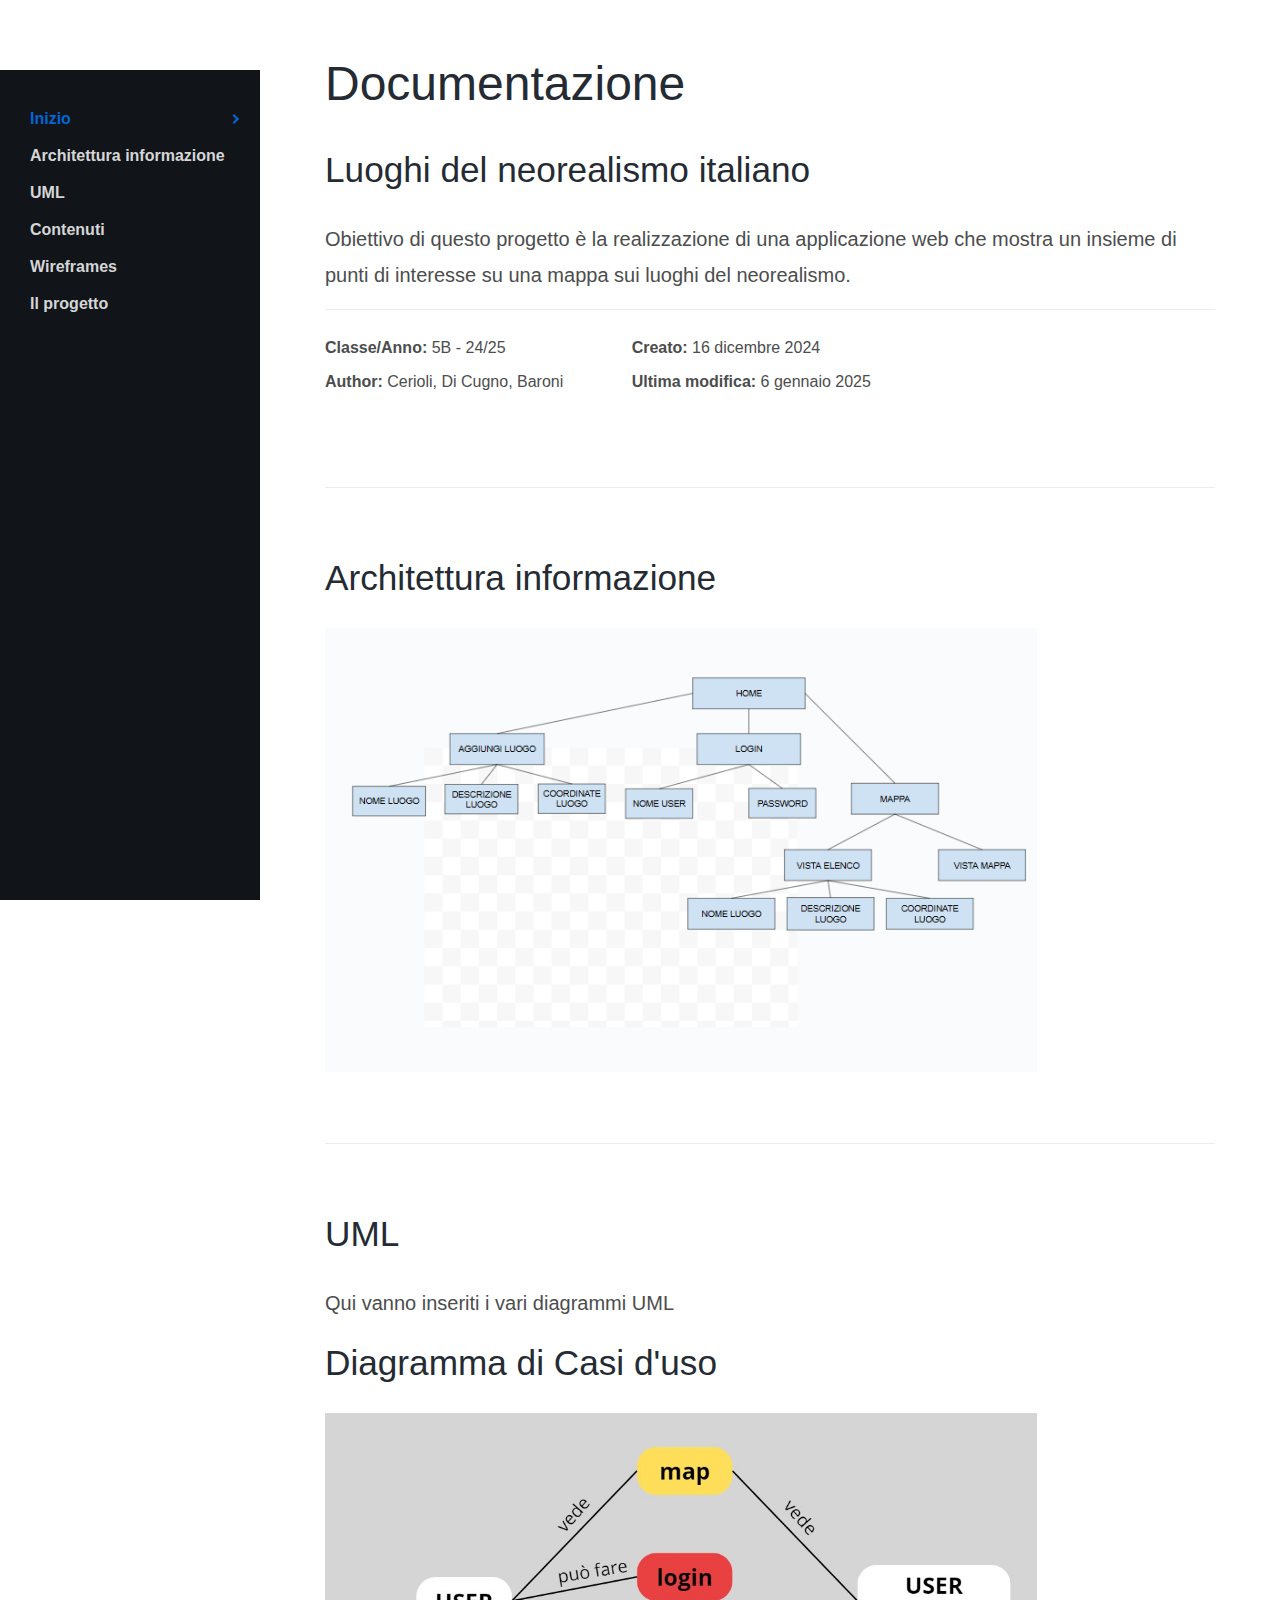
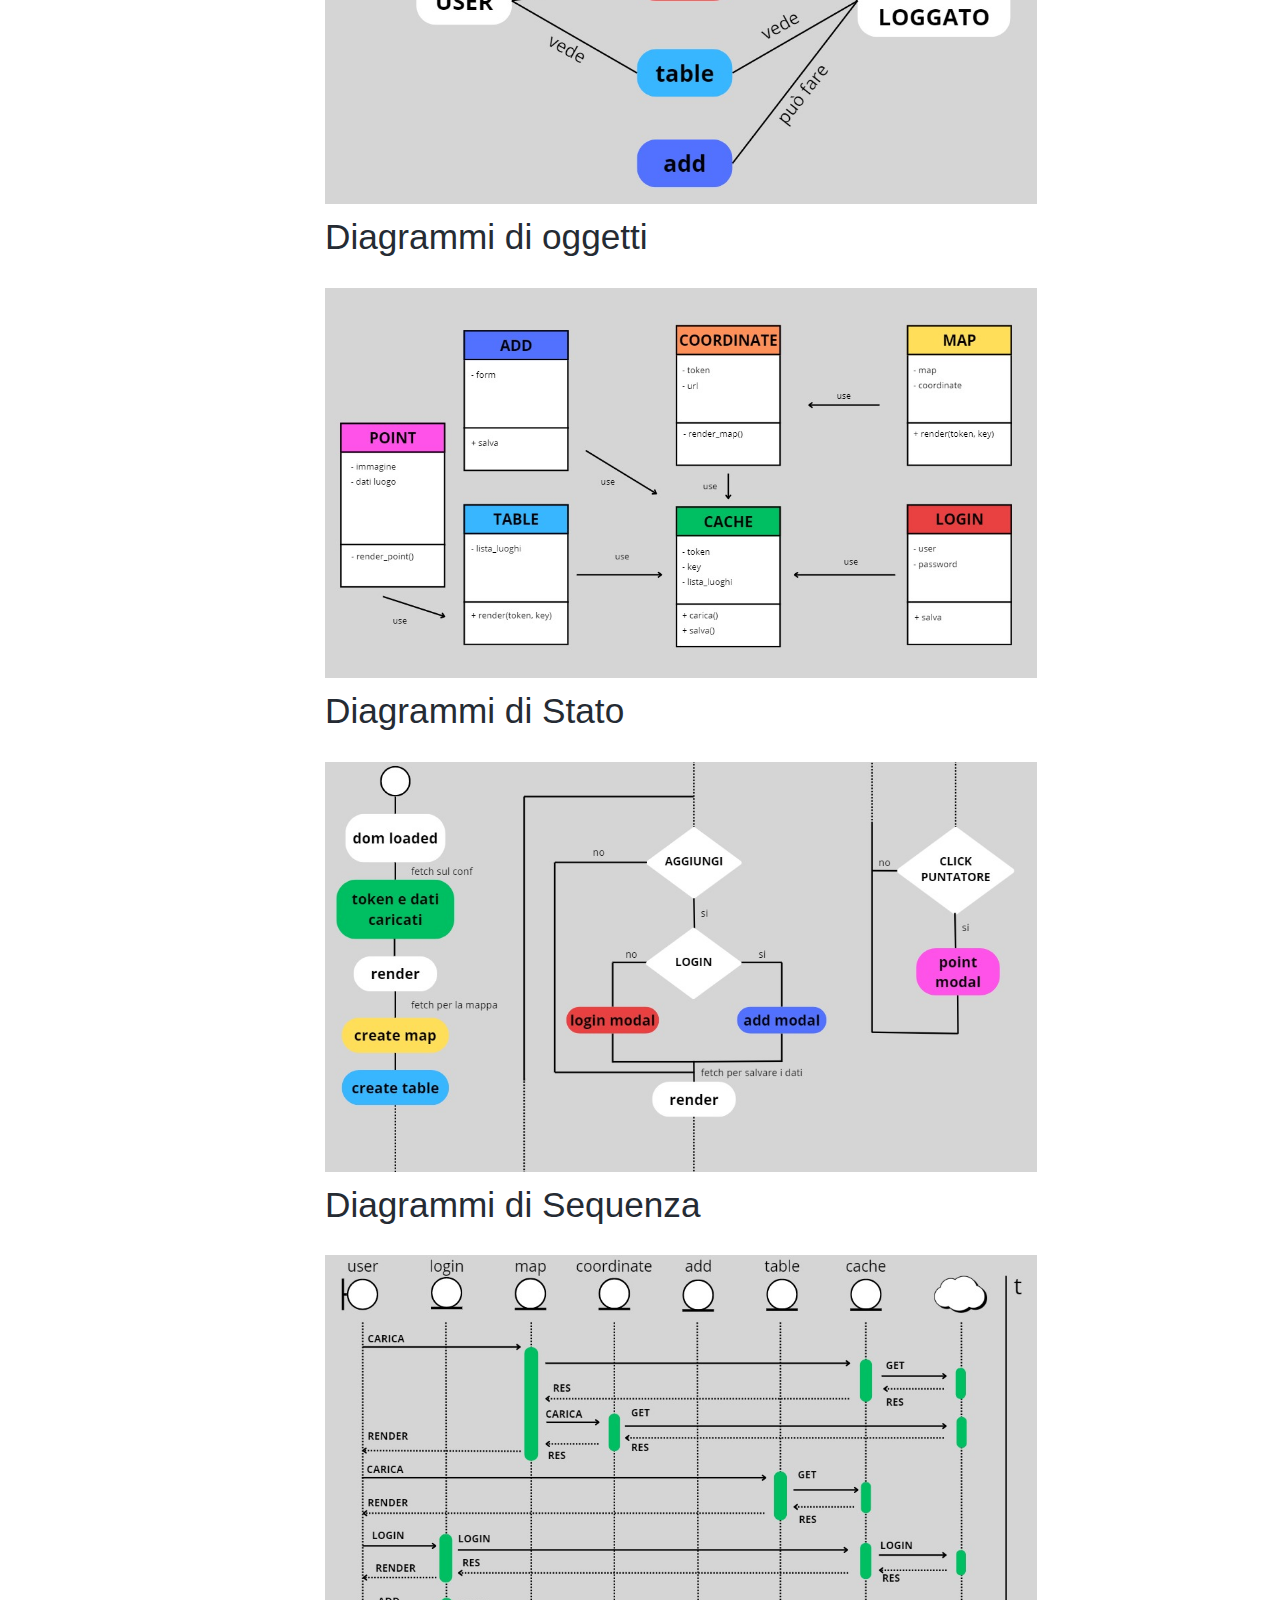
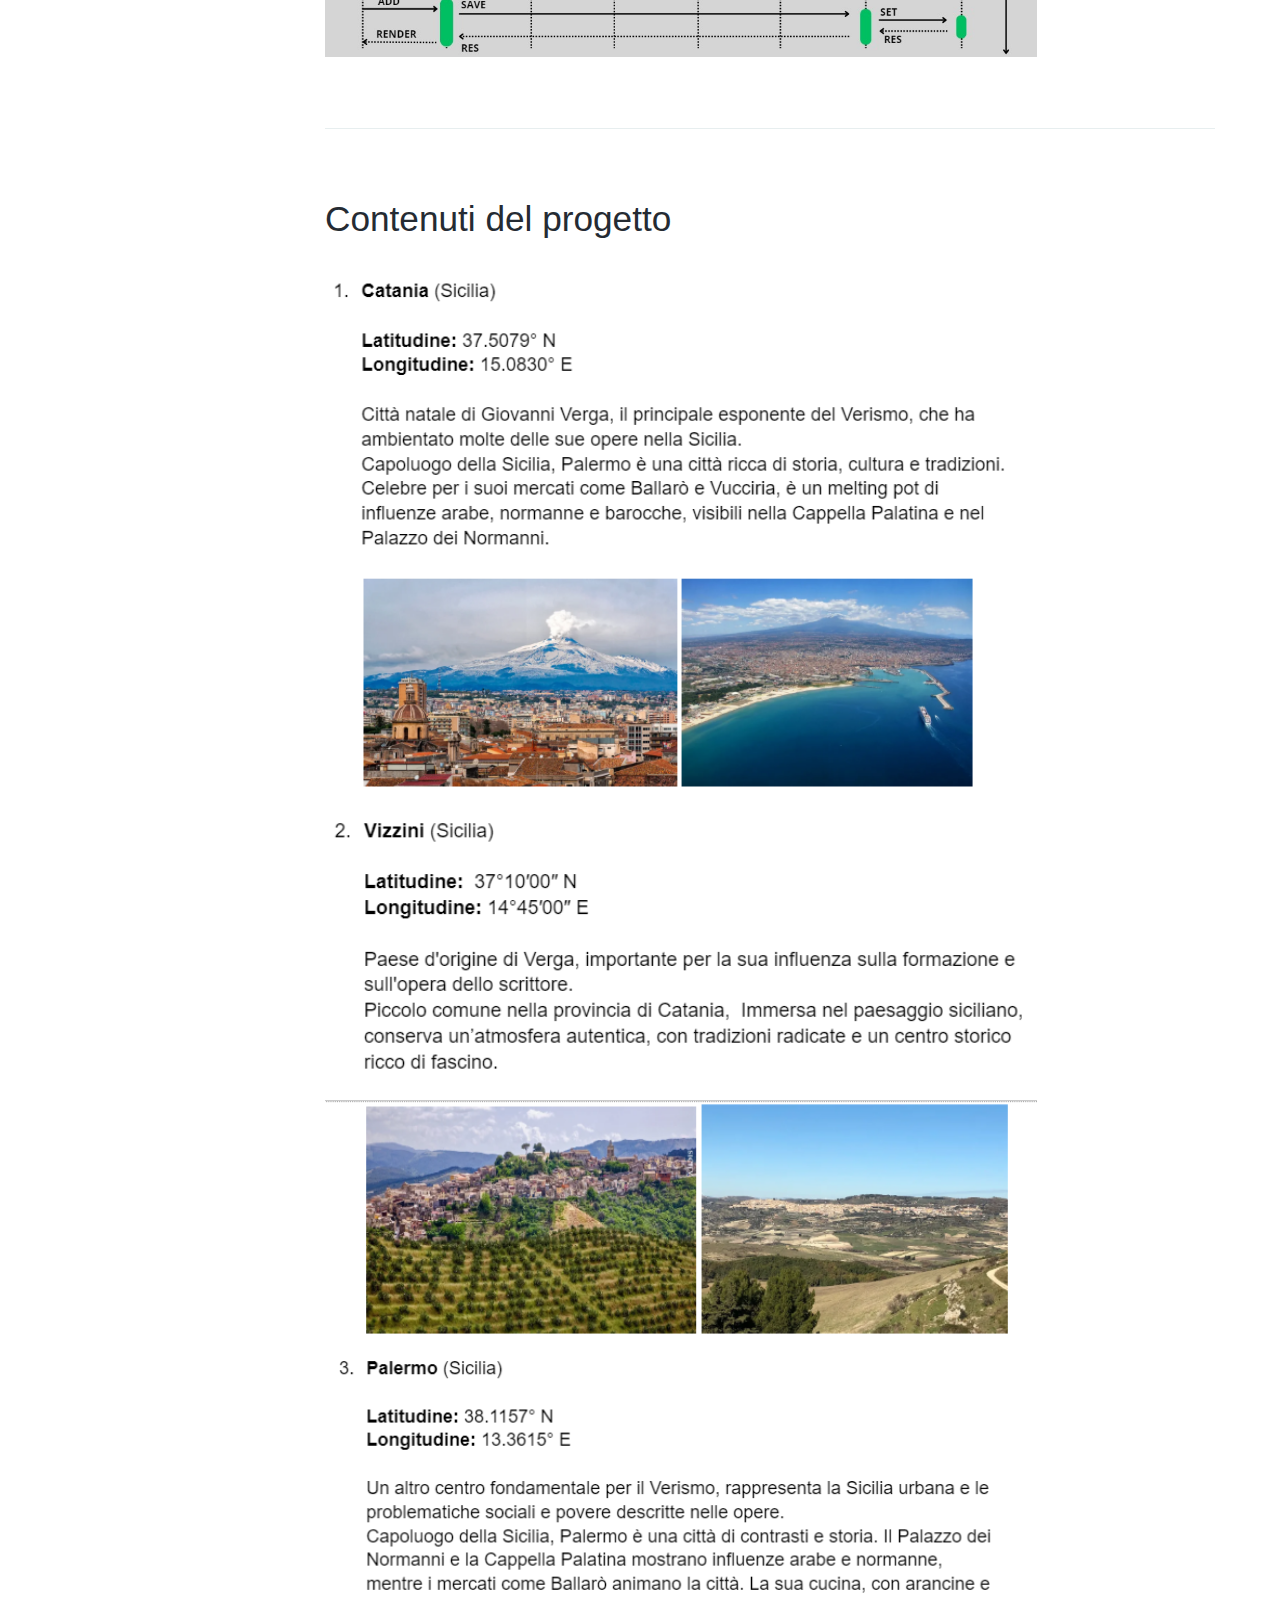
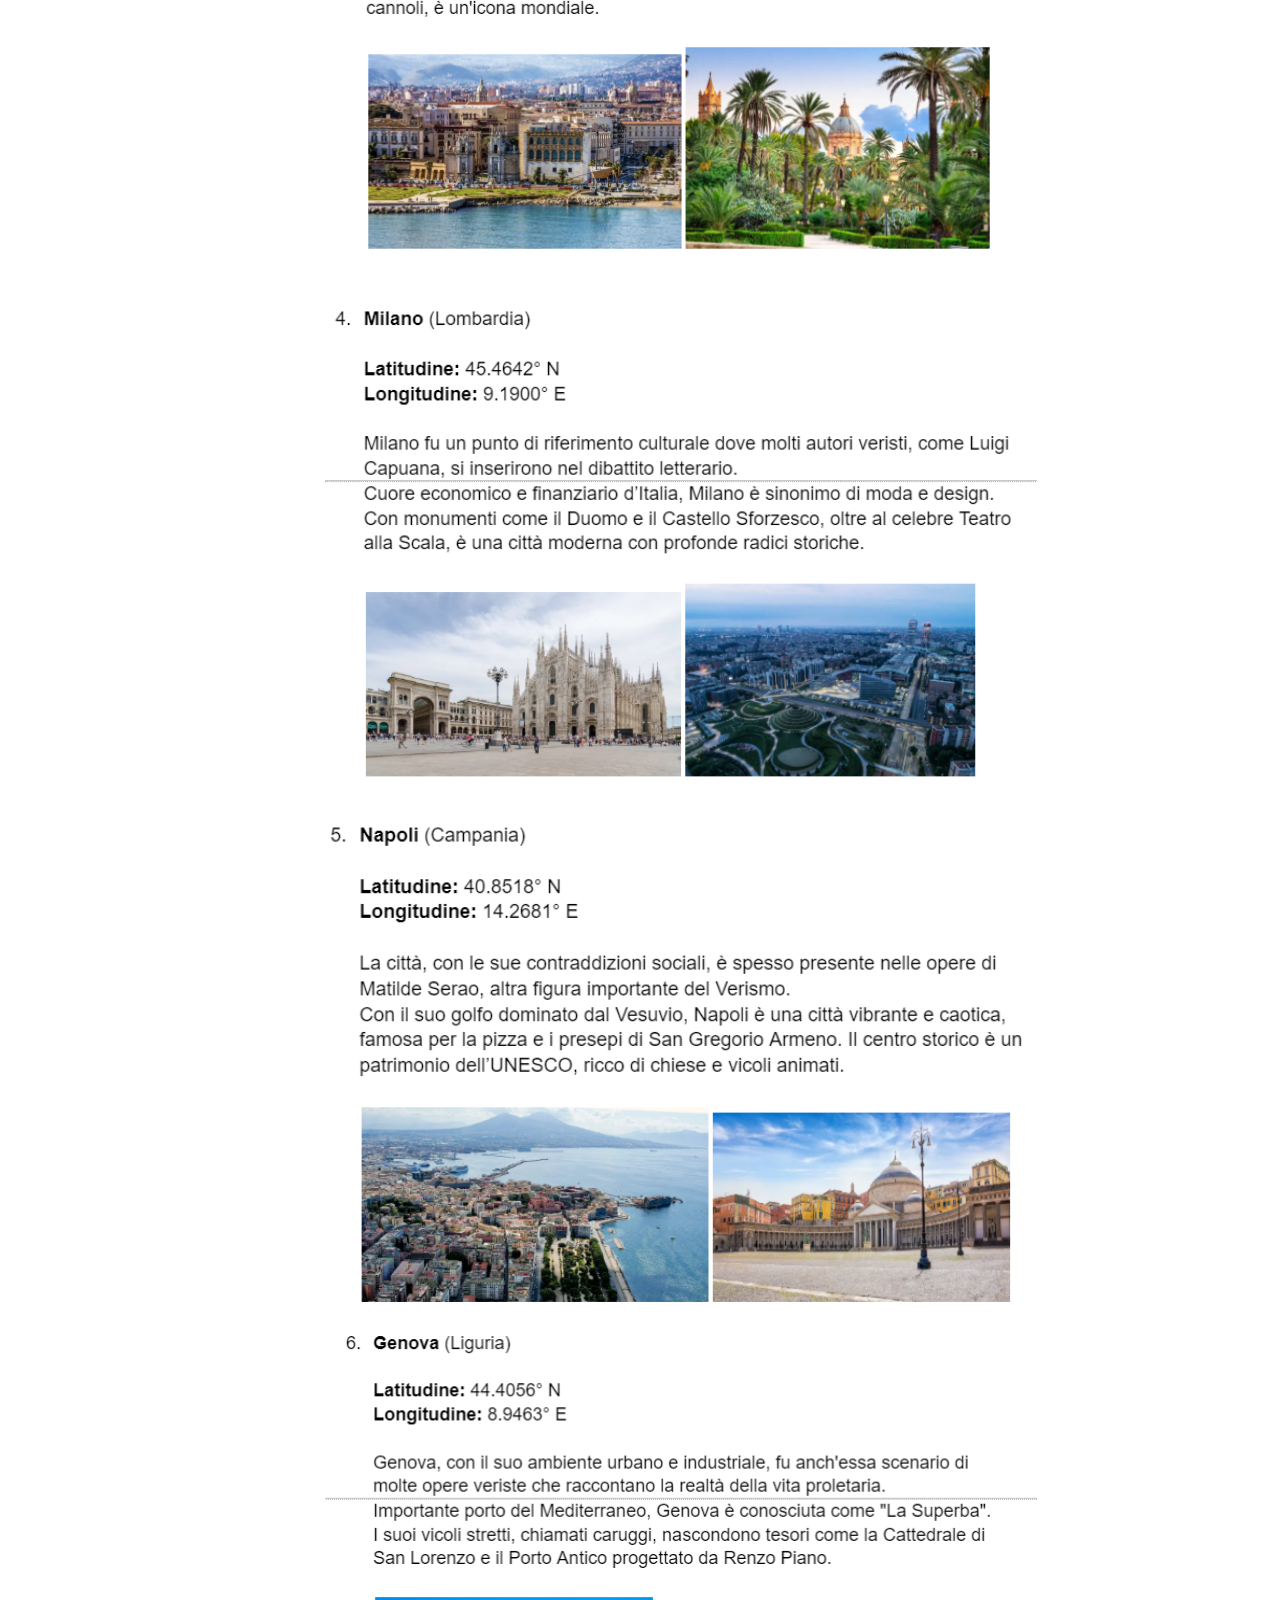
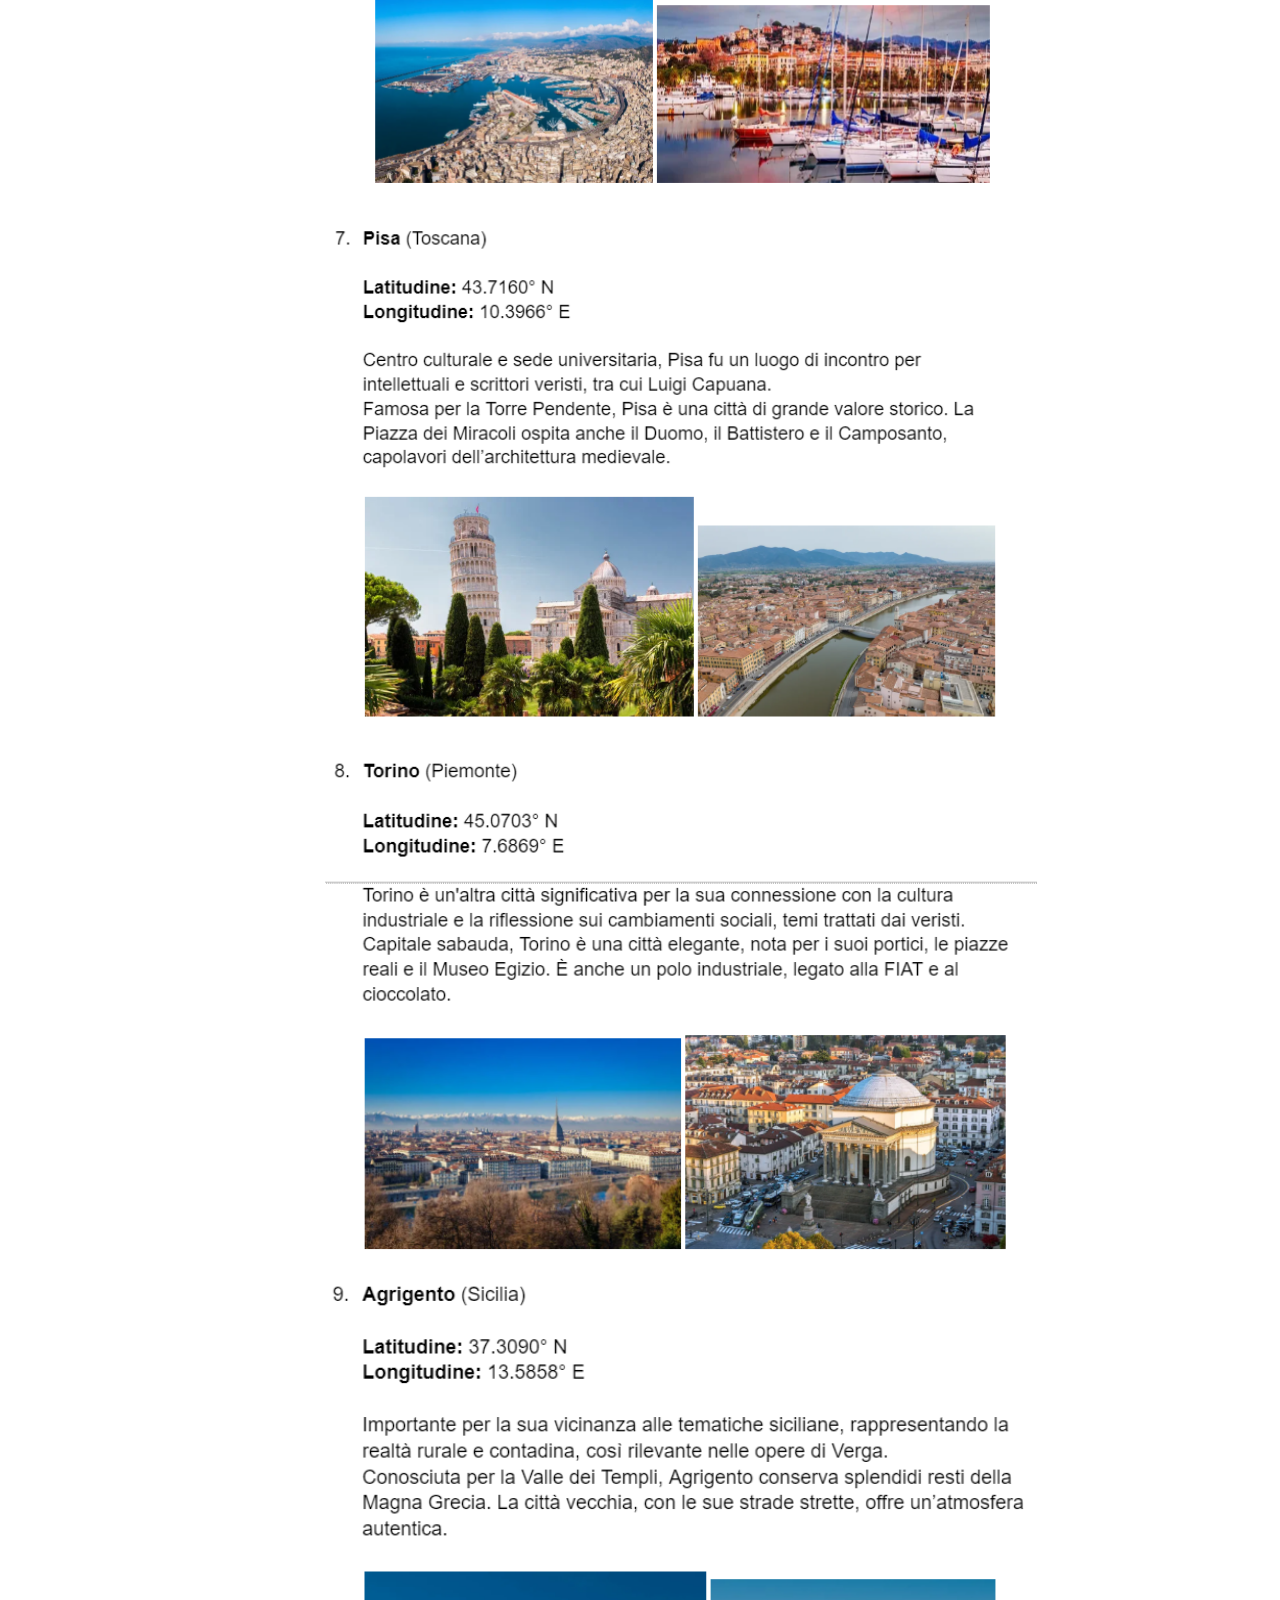
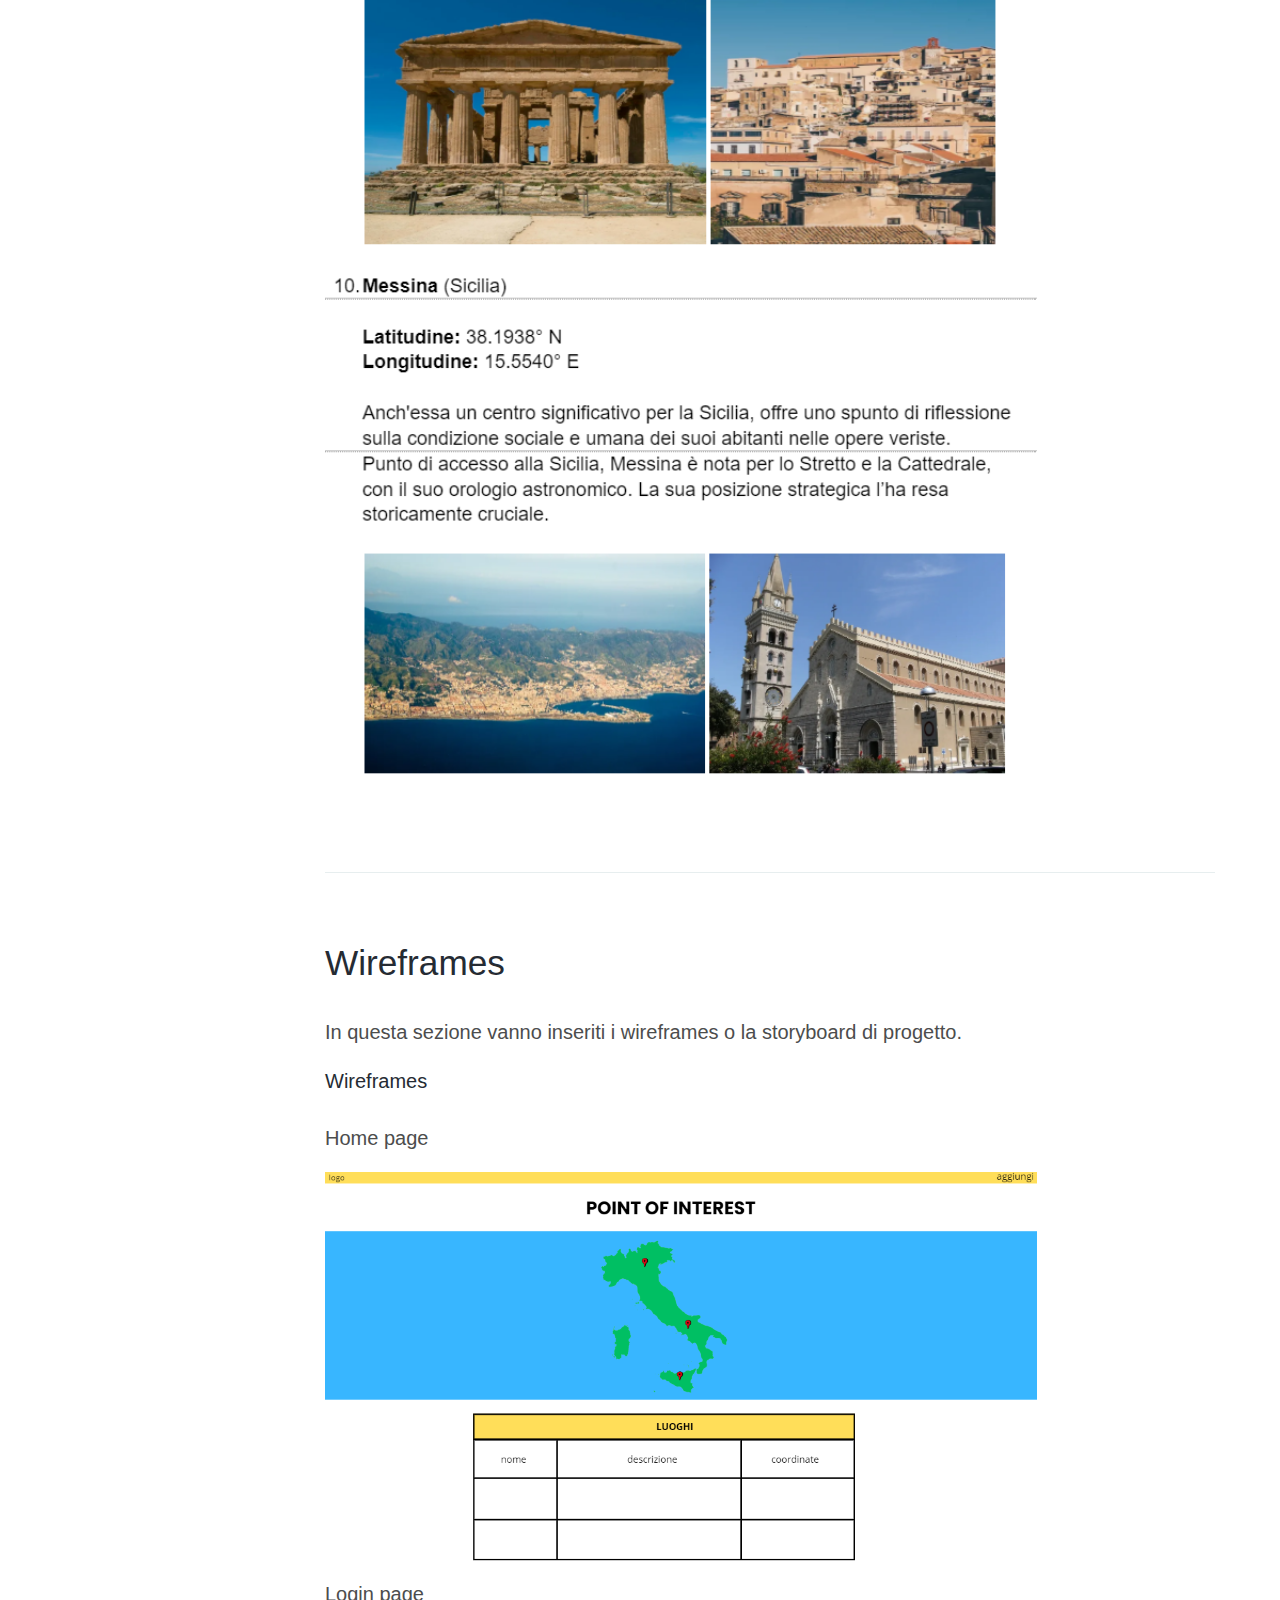
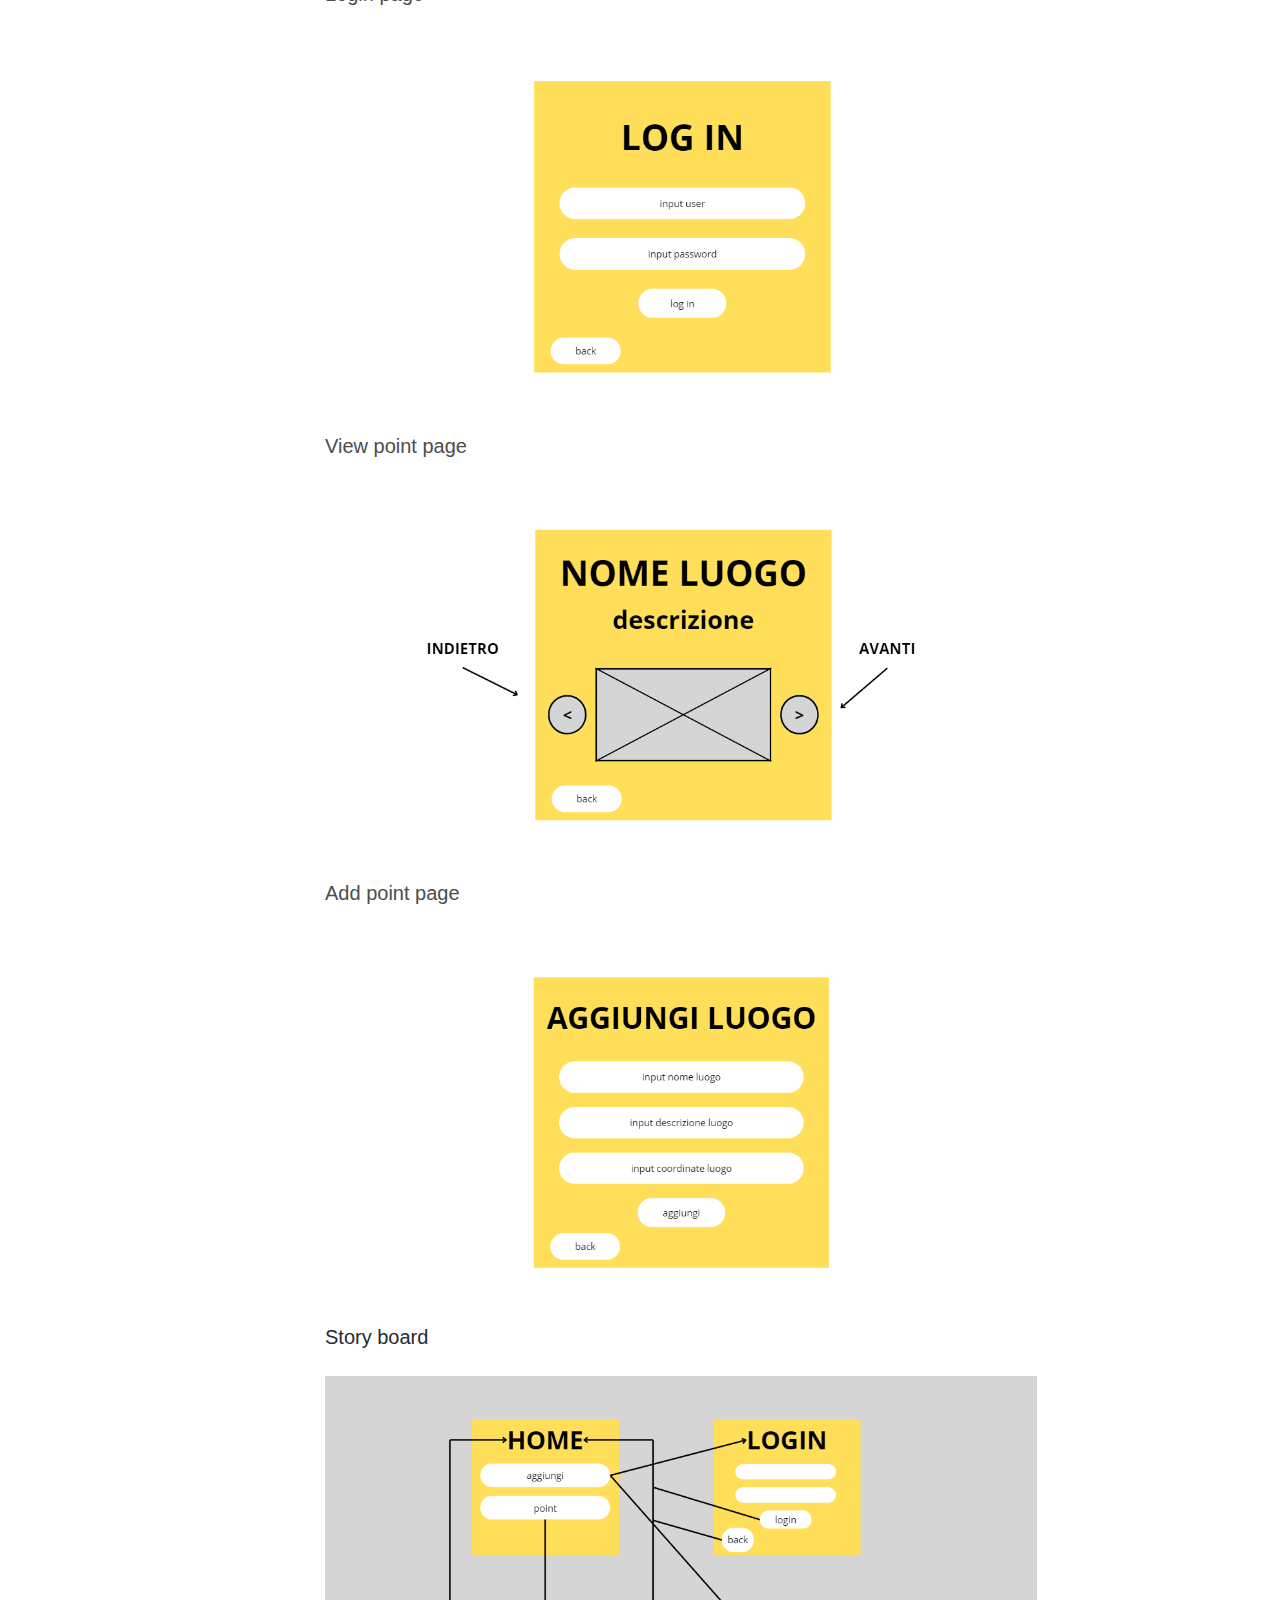
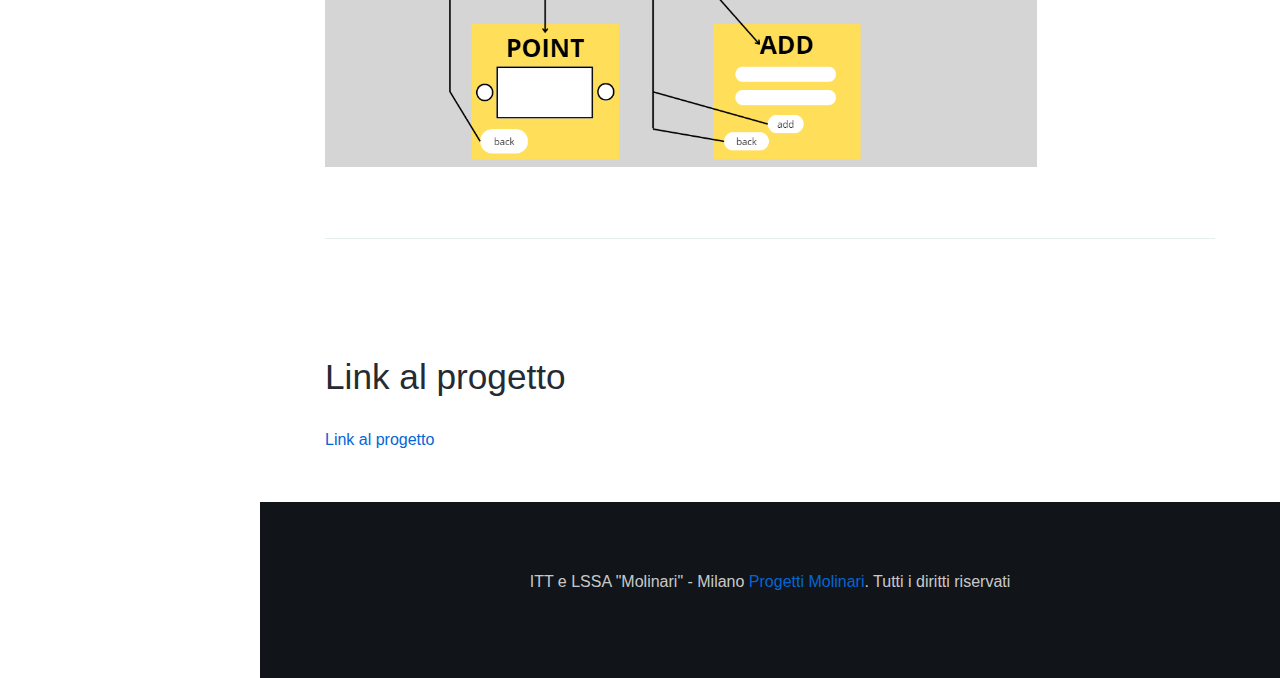
<file: index.html>
<!DOCTYPE html>
<html lang="it">
<head>
<meta charset="UTF-8" />
<meta http-equiv="X-UA-Compatible" content="IE=edge">
<meta name="viewport" content="width=device-width, initial-scale=1, minimum-scale=1.0, shrink-to-fit=no">
<link href="assets/images/favicon.png" rel="icon" />
<title>Luoghi del neorealismo italiano</title>
<meta name="description" content="Your ThemeForest item Name and description">
<meta name="author" content="harnishdesign.net">

<!-- Stylesheet
============================== -->
<!-- Bootstrap -->
<link rel="stylesheet" type="text/css" href="assets/vendor/bootstrap/css/bootstrap.min.css" />
<!-- Font Awesome Icon -->
<link rel="stylesheet" type="text/css" href="assets/vendor/font-awesome/css/all.min.css" />
<!-- Magnific Popup -->
<link rel="stylesheet" type="text/css" href="assets/vendor/magnific-popup/magnific-popup.min.css" />
<!-- Highlight Syntax -->
<link rel="stylesheet" type="text/css" href="assets/vendor/highlight.js/styles/github.css" />
<!-- Custom Stylesheet -->
<link rel="stylesheet" type="text/css" href="assets/css/stylesheet.css" />
</head>

<body data-spy="scroll" data-target=".idocs-navigation" data-offset="125">

<!-- Preloader -->
<div class="preloader">
  <div class="lds-ellipsis">
    <div></div>
    <div></div>
    <div></div>
    <div></div>
  </div>
</div>
<!-- Preloader End --> 

<!-- Document Wrapper   
=============================== -->
<div id="main-wrapper"> 
  

  
  <!-- Content
  ============================ -->
  <div id="content" role="main">
    
	<!-- Sidebar Navigation
	============================ -->
	<div class="idocs-navigation bg-dark docs-navigation-dark">
      <ul class="nav flex-column ">
        <li class="nav-item"><a class="nav-link active" href="#start">Inizio</a>          
        </li>
        <li class="nav-item"><a class="nav-link" href="#architettura_informazione">Architettura informazione</a>          
        </li>
        <li class="nav-item"><a class="nav-link" href="#UML">UML</a>
			<ul class="nav flex-column">
            <li class="nav-item"><a class="nav-link" href="#umlcasiduso">Casi d'uso</a></li>
            <li class="nav-item"><a class="nav-link" href="#umloggetti">Oggetti</a></li>
            <li class="nav-item"><a class="nav-link" href="#umlstato">Stato</a></li>
			<li class="nav-item"><a class="nav-link" href="#umlsequenza">Sequenza</a></li>
           
          </ul>
		</li>
        <li class="nav-item"><a class="nav-link" href="#contenuti">Contenuti</a>
          
        </li>
		<li class="nav-item"><a class="nav-link" href="#wireframes">Wireframes</a></li>
              
		</li>
         <li class="nav-item"><a class="nav-link" href="#progetto">Il progetto</a>
           <ul class="nav flex-column">
             <li class="nav-item"><a class="nav-link" href="#link">Link al progetto</a></li>
             </ul>  
         </li>
      </ul>
    </div>
    
 
    <div class="idocs-content">

      <div class="container"> 
   
        <section id="start">
        <h1>Documentazione</h1>
        <h2>Luoghi del neorealismo italiano</h2>
        <p class="lead">Obiettivo di questo progetto è la realizzazione di una applicazione web che mostra un insieme di punti di interesse su una mappa sui luoghi del neorealismo.</p>
		<hr>
    
		<div class="row">

			<div class="col-sm-6 col-lg-4">

				<ul class="list-unstyled">
					<li><strong>Classe/Anno:</strong> 5B - 24/25</li>
					<li><strong>Author:</strong> Cerioli, Di Cugno, Baroni</li>
				</ul>

			</div>

			<div class="col-sm-6 col-lg-4">

				<ul class="list-unstyled">
					<li><strong class="font-weight-700">Creato:</strong> 16 dicembre 2024</li>
					<li><strong>Ultima modifica:</strong> 6 gennaio 2025</li>
				</ul>

			</div>

		</div>
        </section>
        
		<hr class="divider">

        <section id="architettura_informazione">
          <h2>Architettura informazione</h2>
          <img src="architettura_applicazione.png" alt="Architettura dell'informazione" />          
        </section>
        
		<hr class="divider">


        <section id="UML">
              <h2>UML</h2>
              <p class="lead">Qui vanno inseriti i vari diagrammi UML</p>

            </section>

        <section id="umlcasiduso">
          
          <h2>Diagramma di Casi d'uso</h2>

          <img src="casi_uso.jpg" alt="Diagramma di casi d'uso" />
          
          
        </section>

        <section id="umloggetti">
          <h2>Diagrammi di oggetti</h2>
          <img src="classi.jpg" alt="Diagramma di oggetti" />

        </section>

        <section id="umlstato">
          <h2>Diagrammi di Stato</h2>
          <img src="diagramma_stato.jpg" alt="Diagramma di stato" />       

        </section>

        <section id="umlsequenza">
          <h2>Diagrammi di Sequenza</h2>
          <img src="diagramma_sequenza.jpg" alt="Diagramma di sequenza" />     

        </section>

        <hr class="divider">

        <section id="contenuti">
          <h2>Contenuti del progetto</h2>
          <img src="catania.png" alt="luogo" /> 
          <img src="vizzini.png" alt="luogo" /> 
          <img src="palermo.png" alt="luogo" /> 
          <img src="milano.png" alt="luogo" /> 
          <img src="napoli.png" alt="luogo" /> 
          <img src="genova.png" alt="luogo" /> 
          <img src="pisa.png" alt="luogo" /> 
          <img src="torino.png" alt="luogo" />
          <img src="agrigento.png" alt="luogo" />
          <img src="messina.png" alt="luogo" />  
        </section>

         <hr class="divider">

        <section id="wireframes">
          <h2>Wireframes</h2>
          <p class="lead">In questa sezione vanno inseriti i wireframes o la storyboard di progetto.</p>
          <h5>Wireframes</h5>
          <p class="lead">Home page</p>
          <img src="home.png" alt="HOME" />
          <p class="lead">Login page</p>
          <img src="login.png" alt="LOGIN" />
          <p class="lead">View point page</p>
          <img src="point.png" alt="view" />
          <p class="lead">Add point page</p>
          <img src="add.png" alt="add" />
          <h5>Story board</h5>
          <img src="story_board.png" alt="story board" />

           <hr class="divider">

          <section id="progetto">
          <!--
            <h2>Il progetto</h2>
          <p class="lead">In questa sezione vanno inserite ulteriori informazioni aggiuntive (es. credenziali) ed il link al progetto </p>
          -->
            <section id="link">
            <h2>Link al progetto</h2>
            <a href="https://github.com/marcocerioli/5B_CerioliDiCugnoBaroni_PointOfInterest.git">Link al progetto</a>

        </section>
        
      </div>
    </div>
	
  </div>
  <!-- Content end --> 
  
  <!-- Footer
  ============================ -->
  <footer id="footer" class="section bg-dark footer-text-light">
    <div class="container">
      
      <p class="text-center">ITT e LSSA "Molinari" - Milano <a href="progettimolinari.it">Progetti Molinari</a>. Tutti i diritti riservati</p>
	  
    </div>
  </footer>
  <!-- Footer end -->
  
</div>
<!-- Document Wrapper end --> 

<!-- Back To Top --> 
<a id="back-to-top" data-toggle="tooltip" title="Back to Top" href="javascript:void(0)"><i class="fa fa-chevron-up"></i></a> 

<!-- JavaScript
============================ -->
<script src="assets/vendor/jquery/jquery.min.js"></script> 
<script src="assets/vendor/bootstrap/js/bootstrap.bundle.min.js"></script> 
<!-- Highlight JS -->
<script src="assets/vendor/highlight.js/highlight.min.js"></script> 
<!-- Easing --> 
<script src="assets/vendor/jquery.easing/jquery.easing.min.js"></script> 
<!-- Magnific Popup --> 
<script src="assets/vendor/magnific-popup/jquery.magnific-popup.min.js"></script> 
<!-- Custom Script -->
<script src="assets/js/theme.js"></script>
</body>
</html>
</file>
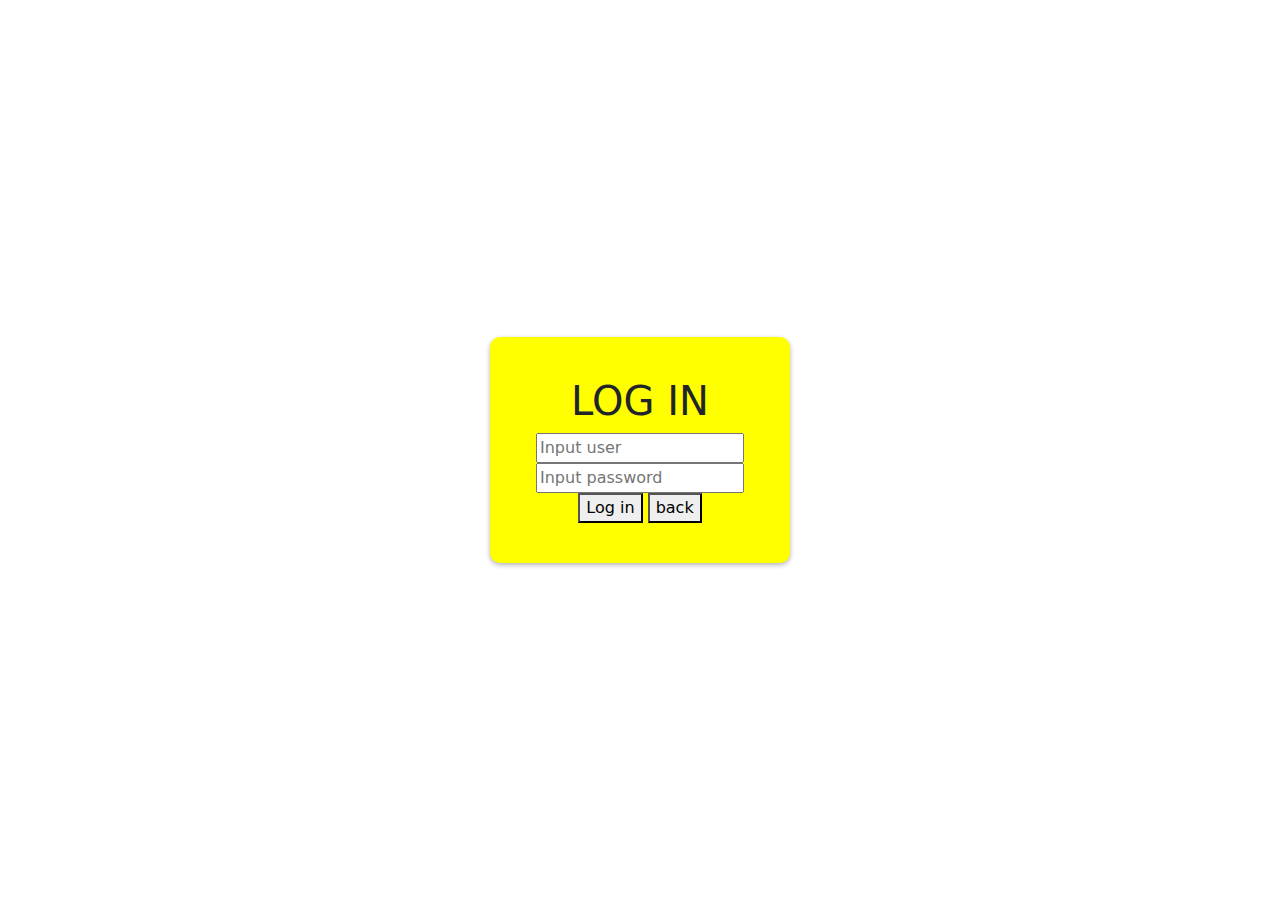
<file: login.html>
<!DOCTYPE html>
<html>
<head>
    <title>Pagina di Login</title>
    <link href="https://cdn.jsdelivr.net/npm/bootstrap@5.3.2/dist/css/bootstrap.min.css" rel="stylesheet"
      type="text/css" />
    <link rel="stylesheet" href="style.css">
</head>
<body>
    <div class="login-box">
        <h1>LOG IN</h1>
        <input type="text" placeholder="Input user">
        <input type="password" placeholder="Input password">
        <button>Log in</button>
        <button>back</button>
    </div>
</body>
</html>
</file>
<file: assets/vendor/highlight.js/styles/github.css>
/*

github.com style (c) Vasily Polovnyov <vast@whiteants.net>

*/

.hljs {
  display: block;
  overflow-x: auto;
  padding: 0.5em;
  color: #333;
  background: #f8f8f8;
}

.hljs-comment,
.hljs-quote {
  color: #998;
  font-style: italic;
}

.hljs-keyword,
.hljs-selector-tag,
.hljs-subst {
  color: #333;
  font-weight: bold;
}

.hljs-number,
.hljs-literal,
.hljs-variable,
.hljs-template-variable,
.hljs-tag .hljs-attr {
  color: #008080;
}

.hljs-string,
.hljs-doctag {
  color: #d14;
}

.hljs-title,
.hljs-section,
.hljs-selector-id {
  color: #900;
  font-weight: bold;
}

.hljs-subst {
  font-weight: normal;
}

.hljs-type,
.hljs-class .hljs-title {
  color: #458;
  font-weight: bold;
}

.hljs-tag,
.hljs-name,
.hljs-attribute {
  color: #000080;
  font-weight: normal;
}

.hljs-regexp,
.hljs-link {
  color: #009926;
}

.hljs-symbol,
.hljs-bullet {
  color: #990073;
}

.hljs-built_in,
.hljs-builtin-name {
  color: #0086b3;
}

.hljs-meta {
  color: #999;
  font-weight: bold;
}

.hljs-deletion {
  background: #fdd;
}

.hljs-addition {
  background: #dfd;
}

.hljs-emphasis {
  font-style: italic;
}

.hljs-strong {
  font-weight: bold;
}
</file>
<file: assets/css/stylesheet.css>
/*===========================================================

   Template Name: iDocs - One Page Documentation HTML Template
   Author: Harnish Design
   Template URL: http://demo.harnishdesign.net/html/idocs
   Author URL: https://themeforest.net/user/harnishdesign
   File Description : Main css file of the template
	
=================================================
  Table of Contents
=================================================

	1. Basic
	2. Helpers Classes
	3. Layouts
		3.1 Side Navigation
		3.2 Docs Content
		3.3 Section Divider
	4. Header
		4.1 Main Navigation
	5 Elements
		5.1 List Style
		5.2 Changelog
		5.3 Accordion & Toggle
		5.4 Nav
		5.5 Tabs
		5.6 Popup Img
		5.7 Featured Box
	6 Footer
		6.1 Social Icons
		6.2 Back to Top
	7 Extra

=======================================================*/
/* =================================== */
/*  1. Basic Style 
/* =================================== */
body, html {
  height: 100%;
}

body {
  background: #dddddd;
  color: #4c4d4d;
}

/*-------- Preloader --------*/
.preloader {
  position: fixed;
  width: 100%;
  height: 100%;
  z-index: 999999999 !important;
  background-color: #fff;
  top: 0;
  left: 0;
  right: 0;
  bottom: 0;
}
.preloader .lds-ellipsis {
  display: inline-block;
  position: absolute;
  width: 80px;
  height: 80px;
  margin-top: -40px;
  margin-left: -40px;
  top: 50%;
  left: 50%;
}
.preloader .lds-ellipsis div {
  position: absolute;
  top: 33px;
  width: 13px;
  height: 13px;
  border-radius: 50%;
  background: #000;
  animation-timing-function: cubic-bezier(0, 1, 1, 0);
}
.preloader .lds-ellipsis div:nth-child(1) {
  left: 8px;
  animation: lds-ellipsis1 0.6s infinite;
}
.preloader .lds-ellipsis div:nth-child(2) {
  left: 8px;
  animation: lds-ellipsis2 0.6s infinite;
}
.preloader .lds-ellipsis div:nth-child(3) {
  left: 32px;
  animation: lds-ellipsis2 0.6s infinite;
}
.preloader .lds-ellipsis div:nth-child(4) {
  left: 56px;
  animation: lds-ellipsis3 0.6s infinite;
}

@keyframes lds-ellipsis1 {
  0% {
    transform: scale(0);
  }
  100% {
    transform: scale(1);
  }
}
@keyframes lds-ellipsis3 {
  0% {
    transform: scale(1);
  }
  100% {
    transform: scale(0);
  }
}
@keyframes lds-ellipsis2 {
  0% {
    transform: translate(0, 0);
  }
  100% {
    transform: translate(24px, 0);
  }
}
/*--- Preloader Magnific Popup ----*/
.mfp-container .preloader {
  background: transparent;
}
.mfp-container .preloader .lds-ellipsis div {
  background: #fff;
}

::selection {
  background: #0366d6;
  color: #fff;
  text-shadow: none;
}

code {
  padding: 2px 5px;
  background-color: #f9f2f4;
  border-radius: 4px;
}

form {
  padding: 0;
  margin: 0;
  display: inline;
}

img {
  vertical-align: inherit;
  width: 80%;  
}

a, a:focus {
  color: #0366d6;
  -webkit-transition: all 0.2s ease;
  transition: all 0.2s ease;
}

a:hover, a:active {
  color: #0355b3;
  -webkit-transition: all 0.2s ease;
  transition: all 0.2s ease;
}

a:focus, a:active,
.btn.active.focus,
.btn.active:focus,
.btn.focus,
.btn:active.focus,
.btn:active:focus,
.btn:focus,
button:focus,
button:active {
  outline: none;
}

p {
  line-height: 1.8;
}

blockquote {
  border-left: 5px solid #eee;
  padding: 10px 20px;
}

iframe {
  border: 0 !important;
}

h1, h2, h3, h4, h5, h6 {
  color: #252b33;
  line-height: 1.5;
  margin: 0 0 1.5rem 0;
  font-family: Roboto, sans-serif;
}

h1 {
  font-size: 3rem;
}

h2 {
  font-size: 2.2rem;
}

dl, ol, ul, pre, blockquote, .table {
  margin-bottom: 1.8rem;
}

/*=== Highlight Js ===*/
.hljs {
  padding: 1.5rem;
}

/* =================================== */
/*  2. Helpers Classes
/* =================================== */
/* Box Shadow */
.shadow-md {
  -webkit-box-shadow: 0px 0px 50px -35px rgba(0, 0, 0, 0.4) !important;
  box-shadow: 0px 0px 50px -35px rgba(0, 0, 0, 0.4) !important;
}

/* Border Radius */
.rounded-lg {
  border-radius: 0.6rem !important;
}

.rounded-top-0 {
  border-top-left-radius: 0px !important;
  border-top-right-radius: 0px !important;
}

.rounded-bottom-0 {
  border-bottom-left-radius: 0px !important;
  border-bottom-right-radius: 0px !important;
}

.rounded-left-0 {
  border-top-left-radius: 0px !important;
  border-bottom-left-radius: 0px !important;
}

.rounded-right-0 {
  border-top-right-radius: 0px !important;
  border-bottom-right-radius: 0px !important;
}

/* Border Size */
.border-1 {
  border-width: 1px !important;
}

.border-2 {
  border-width: 2px !important;
}

.border-3 {
  border-width: 3px !important;
}

.border-4 {
  border-width: 4px !important;
}

.border-5 {
  border-width: 5px !important;
}

/* Text Size */
.text-0 {
  font-size: 11px !important;
  font-size: 0.6875rem !important;
}

.text-1 {
  font-size: 12px !important;
  font-size: 0.75rem !important;
}

.text-2 {
  font-size: 14px !important;
  font-size: 0.875rem !important;
}

.text-3 {
  font-size: 16px !important;
  font-size: 1rem !important;
}

.text-4 {
  font-size: 18px !important;
  font-size: 1.125rem !important;
}

.text-5 {
  font-size: 21px !important;
  font-size: 1.3125rem !important;
}

.text-6 {
  font-size: 24px !important;
  font-size: 1.50rem !important;
}

.text-7 {
  font-size: 28px !important;
  font-size: 1.75rem !important;
}

.text-8 {
  font-size: 32px !important;
  font-size: 2rem !important;
}

.text-9 {
  font-size: 36px !important;
  font-size: 2.25rem !important;
}

.text-10 {
  font-size: 40px !important;
  font-size: 2.50rem !important;
}

.text-11 {
  font-size: 2.75rem !important;
}
@media (max-width: 992px) {
  .text-11 {
    font-size: calc(1.4rem + 2.1774193548vw)  !important;
  }
}

.text-12 {
  font-size: 3rem !important;
}
@media (max-width: 992px) {
  .text-12 {
    font-size: calc(1.425rem + 2.5403225806vw)  !important;
  }
}

.text-13 {
  font-size: 3.25rem !important;
}
@media (max-width: 992px) {
  .text-13 {
    font-size: calc(1.45rem + 2.9032258065vw)  !important;
  }
}

.text-14 {
  font-size: 3.5rem !important;
}
@media (max-width: 992px) {
  .text-14 {
    font-size: calc(1.475rem + 3.2661290323vw)  !important;
  }
}

.text-15 {
  font-size: 3.75rem !important;
}
@media (max-width: 992px) {
  .text-15 {
    font-size: calc(1.5rem + 3.6290322581vw)  !important;
  }
}

.text-16 {
  font-size: 4rem !important;
}
@media (max-width: 992px) {
  .text-16 {
    font-size: calc(1.525rem + 3.9919354839vw)  !important;
  }
}

.text-17 {
  font-size: 4.5rem !important;
}
@media (max-width: 992px) {
  .text-17 {
    font-size: calc(1.575rem + 4.7177419355vw)  !important;
  }
}

.text-18 {
  font-size: 5rem !important;
}
@media (max-width: 992px) {
  .text-18 {
    font-size: calc(1.625rem + 5.4435483871vw)  !important;
  }
}

.text-19 {
  font-size: 5.25rem !important;
}
@media (max-width: 992px) {
  .text-19 {
    font-size: calc(1.65rem + 5.8064516129vw)  !important;
  }
}

.text-20 {
  font-size: 5.75rem !important;
}
@media (max-width: 992px) {
  .text-20 {
    font-size: calc(1.7rem + 6.5322580645vw)  !important;
  }
}

.text-21 {
  font-size: 6.5rem !important;
}
@media (max-width: 992px) {
  .text-21 {
    font-size: calc(1.775rem + 7.6209677419vw)  !important;
  }
}

.text-22 {
  font-size: 7rem !important;
}
@media (max-width: 992px) {
  .text-22 {
    font-size: calc(1.825rem + 8.3467741935vw)  !important;
  }
}

.text-23 {
  font-size: 7.75rem !important;
}
@media (max-width: 992px) {
  .text-23 {
    font-size: calc(1.9rem + 9.435483871vw)  !important;
  }
}

.text-24 {
  font-size: 8.25rem !important;
}
@media (max-width: 992px) {
  .text-24 {
    font-size: calc(1.95rem + 10.1612903226vw)  !important;
  }
}

.text-25 {
  font-size: 9rem !important;
}
@media (max-width: 992px) {
  .text-25 {
    font-size: calc(2.025rem + 11.25vw)  !important;
  }
}

.text-11, .text-12, .text-13, .text-14, .text-15, .text-16, .text-17, .text-18, .text-19, .text-20, .text-21, .text-22, .text-23, .text-24, .text-25 {
  line-height: 1.3;
}

/* Line height */
.line-height-07 {
  line-height: 0.7 !important;
}

.line-height-1 {
  line-height: 1 !important;
}

.line-height-2 {
  line-height: 1.2 !important;
}

.line-height-3 {
  line-height: 1.4 !important;
}

.line-height-4 {
  line-height: 1.6 !important;
}

.line-height-5 {
  line-height: 1.8 !important;
}

/* Font Weight */
.font-weight-100 {
  font-weight: 100 !important;
}

.font-weight-200 {
  font-weight: 200 !important;
}

.font-weight-300 {
  font-weight: 300 !important;
}

.font-weight-400 {
  font-weight: 400 !important;
}

.font-weight-500 {
  font-weight: 500 !important;
}

.font-weight-600 {
  font-weight: 600 !important;
}

.font-weight-700 {
  font-weight: 700 !important;
}

.font-weight-800 {
  font-weight: 800 !important;
}

.font-weight-900 {
  font-weight: 900 !important;
}

/* Opacity */
.opacity-0 {
  opacity: 0;
}

.opacity-1 {
  opacity: 0.1;
}

.opacity-2 {
  opacity: 0.2;
}

.opacity-3 {
  opacity: 0.3;
}

.opacity-4 {
  opacity: 0.4;
}

.opacity-5 {
  opacity: 0.5;
}

.opacity-6 {
  opacity: 0.6;
}

.opacity-7 {
  opacity: 0.7;
}

.opacity-8 {
  opacity: 0.8;
}

.opacity-9 {
  opacity: 0.9;
}

.opacity-10 {
  opacity: 1;
}

/* Background light */
.bg-light-1 {
  background-color: #e9ecef !important;
}

.bg-light-2 {
  background-color: #dee2e6 !important;
}

.bg-light-3 {
  background-color: #ced4da !important;
}

.bg-light-4 {
  background-color: #adb5bd !important;
}

/* Background Dark */
.bg-dark {
  background-color: #111418 !important;
}

.bg-dark-1 {
  background-color: #212529 !important;
}

.bg-dark-2 {
  background-color: #343a40 !important;
}

.bg-dark-3 {
  background-color: #495057 !important;
}

.bg-dark-4 {
  background-color: #6c757d !important;
}

/* Progress Bar */
.progress-sm {
  height: 0.5rem !important;
}

.progress-lg {
  height: 1.5rem !important;
}

hr {
  border-top: 1px solid rgba(16, 85, 96, 0.1);
}

/* =================================== */
/*  3. Layouts
/* =================================== */
#main-wrapper {
  background: #fff;
}

.box #main-wrapper {
  max-width: 1200px;
  margin: 0 auto;
  -webkit-box-shadow: 0px 0px 10px rgba(0, 0, 0, 0.1);
  box-shadow: 0px 0px 10px rgba(0, 0, 0, 0.1);
}
.box .idocs-navigation {
  left: auto;
}

@media (min-width: 1200px) {
  .container {
    max-width: 1170px !important;
  }
}
/*=== 3.1 Side Navigation ===*/
.idocs-navigation {
  position: fixed;
  top: 70px;
  left: 0;
  overflow: hidden;
  overflow-y: auto;
  width: 260px;
  height: calc(100% - 70px);
  z-index: 1;
  border-right: 1px solid rgba(0, 0, 0, 0.05);
  transition: all 0.3s;
}
.idocs-navigation > .nav {
  padding: 30px 0;
}
.idocs-navigation .nav .nav-item {
  position: relative;
}
.idocs-navigation .nav .nav {
  margin: 0 0 5px;
}
.idocs-navigation .nav .nav-link {
  position: relative;
  padding: 6px 30px;
  line-height: 25px;
  font-weight: 600;
}
.idocs-navigation .nav .nav-item:hover > .nav-link, .idocs-navigation .nav .nav-item .nav-link.active {
  font-weight: 700;
}
.idocs-navigation .nav .nav {
  display: none;
  border-left: 1px solid regba(0, 0, 0, 0.3);
}
.idocs-navigation .nav .nav .nav-item .nav-link:after {
  content: "";
  position: absolute;
  left: 30px;
  height: 100%;
  border-left: 1px solid rgba(0, 0, 0, 0.12);
  width: 1px;
  top: 0;
}
.idocs-navigation .nav .nav .nav-item .nav-link.active:after {
  border-color: #0366d6;
  border-width: 2px;
}
.idocs-navigation .nav .nav-item .nav-link.active + .nav {
  display: block;
}
.idocs-navigation .nav .nav .nav-link {
  color: #6a6a6a;
  padding: 4px 30px 4px 45px;
  font-size: 15px;
  text-transform: none;
}
.idocs-navigation .nav .nav .nav .nav-link {
  padding: 4px 30px 4px 60px;
  font-size: 15px;
}
.idocs-navigation .nav .nav .nav .nav-item .nav-link:after {
  left: 45px;
}
.idocs-navigation > .nav > .nav-item > .nav-link.active:after {
  position: absolute;
  content: " ";
  top: 50%;
  right: 18px;
  border-color: #000;
  border-top: 2px solid;
  border-right: 2px solid;
  width: 7px;
  height: 7px;
  -webkit-transform: translate(-50%, -50%) rotate(45deg);
  transform: translate(-50%, -50%) rotate(45deg);
  -webkit-transition: all 0.2s ease;
  transition: all 0.2s ease;
}
.idocs-navigation.docs-navigation-dark .nav .nav-link {
  color: rgba(250, 250, 250, 0.85);
}
.idocs-navigation.docs-navigation-dark .nav .nav .nav-link {
  color: rgba(250, 250, 250, 0.7);
}
.idocs-navigation.docs-navigation-dark .nav .nav .nav-item .nav-link:after {
  border-color: rgba(250, 250, 250, 0.2);
}
.idocs-navigation.docs-navigation-dark .nav .nav .nav-item .nav-link.active:after {
  border-color: #0366d6;
}

/*=== 3.2 Docs Content ===*/
.idocs-content {
  position: relative;
  margin-left: 260px;
  padding: 0px 50px 50px;
  min-height: 750px;
  transition: all 0.3s;
}
.idocs-content section:first-child {
  padding-top: 3rem;
}
.idocs-content ol li, .idocs-content ul li {
  margin-top: 10px;
}

@media (max-width: 767.98px) {
  .idocs-navigation {
    margin-left: -260px;
  }
  .idocs-navigation.active {
    margin-left: 0;
  }

  .idocs-content {
    margin-left: 0px;
    padding: 0px;
  }
}
/*=== 3.3 Section Divider ===*/
.divider {
  margin: 4rem 0;
}

/* =================================== */
/*  4. Header
/* =================================== */
#header {
  -webkit-transition: all 0.5s ease;
  transition: all 0.5s ease;
}
#header .navbar {
  padding: 0px;
  min-height: 70px;
}
#header .logo {
  -webkit-box-align: center;
  -ms-flex-align: center;
  align-items: center;
  display: -webkit-box;
  display: -ms-flexbox;
  display: flex;
  -ms-flex-item-align: stretch;
  align-self: stretch;
}

/*=== 4.1 Main Navigation ===*/
.navbar-light .navbar-nav .active > .nav-link {
  color: #0c2f55;
}
.navbar-light .navbar-nav .nav-link.active, .navbar-light .navbar-nav .nav-link.show {
  color: #0c2f55;
}
.navbar-light .navbar-nav .show > .nav-link {
  color: #0c2f55;
}

.primary-menu {
  display: -webkit-box !important;
  display: -ms-flexbox !important;
  display: flex !important;
  height: auto !important;
  -webkit-box-ordinal-group: 0;
  -ms-flex-item-align: stretch;
  align-self: stretch;
  background: #fff;
  border-bottom: 1px solid #efefef;
}
.primary-menu.bg-transparent {
  position: absolute;
  z-index: 999;
  top: 0;
  left: 0;
  width: 100%;
  box-shadow: none;
  border-bottom: 1px solid rgba(250, 250, 250, 0.3);
}
.primary-menu.sticky-on {
  position: fixed;
  top: 0;
  width: 100%;
  z-index: 1020;
  left: 0;
  -webkit-box-shadow: 0px 0px 10px rgba(0, 0, 0, 0.05);
  box-shadow: 0px 0px 10px rgba(0, 0, 0, 0.05);
  -webkit-animation: slide-down 0.7s;
  -moz-animation: slide-down 0.7s;
  animation: slide-down 0.7s;
}
@-webkit-keyframes slide-down {
  0% {
    opacity: 0;
    transform: translateY(-100%);
  }
  100% {
    opacity: 1;
    transform: translateY(0);
  }
}
@-moz-keyframes slide-down {
  0% {
    opacity: 0;
    transform: translateY(-100%);
  }
  100% {
    opacity: 1;
    transform: translateY(0);
  }
}
@keyframes slide-down {
  0% {
    opacity: 0;
    transform: translateY(-100%);
  }
  100% {
    opacity: 1;
    transform: translateY(0);
  }
}
.primary-menu.sticky-on .none-on-sticky {
  display: none !important;
}
.primary-menu ul.navbar-nav > li {
  display: -webkit-box;
  display: -ms-flexbox;
  display: flex;
  height: 100%;
}
.primary-menu ul.navbar-nav > li + li {
  margin-left: 2px;
}
.primary-menu ul.navbar-nav > li a {
  display: -webkit-box;
  display: -ms-flexbox;
  display: flex;
  -webkit-box-align: center;
  -ms-flex-align: center;
  align-items: center;
}
.primary-menu ul.navbar-nav > li > a:not(.btn) {
  height: 70px;
  padding: 0px 0.85em;
  color: #252b33;
  -webkit-transition: all 0.2s ease;
  transition: all 0.2s ease;
  position: relative;
  position: relative;
}
.primary-menu ul.navbar-nav > li:hover > a:not(.btn), .primary-menu ul.navbar-nav > li > a.active:not(.btn) {
  color: #0366d6;
  text-decoration: none;
  -webkit-transition: all 0.2s ease;
  transition: all 0.2s ease;
}
.primary-menu ul.navbar-nav > li a.btn {
  padding: 0.4rem 1.4rem;
}
.primary-menu ul.navbar-nav > li.dropdown .dropdown-menu li > a:not(.btn) {
  padding: 8px 0px;
  background-color: transparent;
  text-transform: none;
  color: #777;
  -webkit-transition: all 0.2s ease;
  transition: all 0.2s ease;
}
.primary-menu ul.navbar-nav > li.dropdown .dropdown-menu li:hover > a:not(.btn) {
  color: #0366d6;
  -webkit-transition: all 0.2s ease;
  transition: all 0.2s ease;
}
.primary-menu ul.navbar-nav > li.dropdown:hover > a:after {
  clear: both;
  content: ' ';
  display: block;
  width: 0;
  height: 0;
  border-style: solid;
  border-color: transparent transparent #fff transparent;
  position: absolute;
  border-width: 0px 7px 6px 7px;
  bottom: 0px;
  left: 50%;
  margin: 0 0 0 -5px;
  z-index: 1022;
}
.primary-menu ul.navbar-nav > li.dropdown .dropdown-menu {
  -webkit-box-shadow: 0px 0px 12px rgba(0, 0, 0, 0.176);
  box-shadow: 0px 0px 12px rgba(0, 0, 0, 0.176);
  border: 0px none;
  padding: 10px 15px;
  min-width: 220px;
  margin: 0;
  font-size: 14px;
  font-size: 0.875rem;
  z-index: 1021;
}
.primary-menu ul.navbar-nav > li.dropdown > .dropdown-toggle .arrow {
  display: none;
}
.primary-menu .dropdown-menu-right {
  left: auto !important;
  right: 100% !important;
}
.primary-menu ul.navbar-nav > li.dropdown-mega {
  position: static;
}
.primary-menu ul.navbar-nav > li.dropdown-mega > .dropdown-menu {
  width: 100%;
  padding: 20px 20px;
  margin-left: 0px !important;
}
.primary-menu ul.navbar-nav > li.dropdown-mega .dropdown-mega-content > .row > div {
  padding: 5px 5px 5px 20px;
  border-right: 1px solid #eee;
}
.primary-menu ul.navbar-nav > li.dropdown-mega .dropdown-mega-content > .row > div:last-child {
  border-right: 0;
}
.primary-menu ul.navbar-nav > li.dropdown-mega .sub-title {
  display: block;
  font-size: 16px;
  margin-top: 1rem;
  padding-bottom: 5px;
}
.primary-menu ul.navbar-nav > li.dropdown-mega .dropdown-mega-submenu {
  list-style-type: none;
  padding-left: 0px;
}
.primary-menu ul.navbar-nav > li a.btn {
  font-size: 14px;
  padding: 0.65rem 2rem;
  text-transform: uppercase;
}
.primary-menu ul.navbar-nav > li.dropdown .dropdown-menu .dropdown-menu {
  left: 100%;
  margin-top: -40px;
}
.primary-menu ul.navbar-nav > li.dropdown .dropdown-menu .dropdown-toggle:after {
  border-top: .4em solid transparent;
  border-right: 0;
  border-bottom: 0.4em solid transparent;
  border-left: 0.4em solid;
}
.primary-menu ul.navbar-nav > li.dropdown .dropdown-toggle .arrow {
  position: absolute;
  min-width: 30px;
  height: 100%;
  right: 0px;
  top: 0;
  -webkit-transition: all 0.2s ease;
  transition: all 0.2s ease;
}
.primary-menu ul.navbar-nav > li.dropdown .dropdown-toggle .arrow:after {
  content: " ";
  position: absolute;
  top: 50%;
  left: 50%;
  border-color: #000;
  border-top: 1px solid;
  border-right: 1px solid;
  width: 6px;
  height: 6px;
  -webkit-transform: translate(-50%, -50%) rotate(45deg);
  transform: translate(-50%, -50%) rotate(45deg);
}
.primary-menu .dropdown-toggle:after {
  content: none;
}
.primary-menu.navbar-line-under-text ul.navbar-nav > li > a:not(.btn):after {
  position: absolute;
  content: "";
  height: 2px;
  width: 0;
  left: 50%;
  right: 0;
  bottom: 14px;
  background-color: transparent;
  color: #fff;
  border-bottom: 2px solid #0366d6;
  -webkit-transition: all 0.3s ease-in-out;
  transition: all 0.3s ease-in-out;
  transform: translate(-50%, 0) translateZ(0);
  -webkit-transform: translate(-50%, 0) translateZ(0);
}
.primary-menu.navbar-line-under-text ul.navbar-nav > li > a:hover:not(.logo):after, .primary-menu.navbar-line-under-text ul.navbar-nav > li > a.active:after {
  width: calc(100% - 0.99em);
}

/*== Color Options ==*/
.primary-menu.navbar-text-light .navbar-toggler span {
  background: #fff;
}

.primary-menu.navbar-text-light .navbar-nav > li > a:not(.btn) {
  color: #fff;
}
.primary-menu.navbar-text-light .navbar-nav > li:hover > a:not(.btn), .primary-menu.navbar-text-light .navbar-nav > li > a.active:not(.btn) {
  color: rgba(250, 250, 250, 0.75);
}

.primary-menu.navbar-text-light.navbar-line-under-text .navbar-nav > li > a:not(.logo):after, .primary-menu.navbar-text-light.navbar-line-under-text .navbar-nav > li > a.active:after {
  border-color: rgba(250, 250, 250, 0.6);
}

.primary-menu.navbar-dropdown-dark ul.navbar-nav > li.dropdown .dropdown-menu {
  background-color: #252A2C;
  color: #fff;
}
.primary-menu.navbar-dropdown-dark ul.navbar-nav > li.dropdown .dropdown-menu .dropdown-menu {
  background-color: #272c2e;
}
.primary-menu.navbar-dropdown-dark ul.navbar-nav > li.dropdown:hover > a:after {
  border-color: transparent transparent #252A2C transparent;
}
.primary-menu.navbar-dropdown-dark ul.navbar-nav > li.dropdown .dropdown-menu li > a:not(.btn) {
  color: rgba(250, 250, 250, 0.8);
}
.primary-menu.navbar-dropdown-dark ul.navbar-nav > li.dropdown .dropdown-menu li:hover > a:not(.btn) {
  color: #fafafa;
  font-weight: 600;
}
.primary-menu.navbar-dropdown-dark ul.navbar-nav > li.dropdown-mega .dropdown-mega-content > .row > div {
  border-color: #3a3a3a;
}
.primary-menu.navbar-dropdown-primary ul.navbar-nav > li.dropdown .dropdown-menu {
  background-color: #0366d6;
  color: #fff;
}
.primary-menu.navbar-dropdown-primary ul.navbar-nav > li.dropdown .dropdown-menu .dropdown-menu {
  background-color: #0366d6;
}
.primary-menu.navbar-dropdown-primary ul.navbar-nav > li.dropdown:hover > a:after {
  border-color: transparent transparent #0366d6 transparent;
}
.primary-menu.navbar-dropdown-primary ul.navbar-nav > li.dropdown .dropdown-menu li > a:not(.btn) {
  color: rgba(250, 250, 250, 0.95);
}
.primary-menu.navbar-dropdown-primary ul.navbar-nav > li.dropdown .dropdown-menu li:hover > a:not(.btn) {
  color: #fafafa;
  font-weight: 600;
}
.primary-menu.navbar-dropdown-primary ul.navbar-nav > li.dropdown-mega .dropdown-mega-content > .row > div {
  border-color: rgba(250, 250, 250, 0.2);
}

/* Hamburger Menu Button */
.navbar-toggler {
  width: 25px;
  height: 30px;
  padding: 10px;
  margin: 18px 15px;
  position: relative;
  border: none;
  -webkit-transform: rotate(0deg);
  transform: rotate(0deg);
  -webkit-transition: 0.5s ease-in-out;
  transition: 0.5s ease-in-out;
  cursor: pointer;
  display: block;
}
.navbar-toggler span {
  display: block;
  position: absolute;
  height: 2px;
  width: 100%;
  background: #3c3636;
  border-radius: 2px;
  opacity: 1;
  left: 0;
  -webkit-transform: rotate(0deg);
  transform: rotate(0deg);
  -webkit-transition: 0.25s ease-in-out;
  transition: 0.25s ease-in-out;
}
.navbar-toggler span:nth-child(1) {
  top: 7px;
  -webkit-transform-origin: left center;
  -moz-transform-origin: left center;
  -o-transform-origin: left center;
  transform-origin: left center;
}
.navbar-toggler span:nth-child(2) {
  top: 14px;
  -webkit-transform-origin: left center;
  -moz-transform-origin: left center;
  -o-transform-origin: left center;
  transform-origin: left center;
}
.navbar-toggler span:nth-child(3) {
  top: 21px;
  -webkit-transform-origin: left center;
  -moz-transform-origin: left center;
  -o-transform-origin: left center;
  transform-origin: left center;
}
.navbar-toggler.show span:nth-child(1) {
  top: 4px;
  left: 3px;
  -webkit-transform: rotate(45deg);
  transform: rotate(45deg);
}
.navbar-toggler.show span:nth-child(2) {
  width: 0%;
  opacity: 0;
}
.navbar-toggler.show span:nth-child(3) {
  top: 22px;
  left: 3px;
  -webkit-transform: rotate(-45deg);
  transform: rotate(-45deg);
}

.navbar-accordion {
  position: initial;
}

.navbar-expand-none .navbar-collapse {
  position: absolute;
  top: 99%;
  right: 0;
  left: 0;
  background: #fff;
  margin-top: 0px;
  z-index: 1000;
  -webkit-box-shadow: 0px 0px 15px rgba(0, 0, 0, 0.1);
  box-shadow: 0px 0px 15px rgba(0, 0, 0, 0.1);
}
.navbar-expand-none .navbar-collapse .navbar-nav {
  overflow: hidden;
  overflow-y: auto;
  max-height: 65vh;
  padding: 15px;
}
.navbar-expand-none ul.navbar-nav li {
  display: block;
  border-bottom: 1px solid #eee;
  margin: 0;
  padding: 0;
}
.navbar-expand-none ul.navbar-nav li:last-child {
  border: none;
}
.navbar-expand-none ul.navbar-nav li + li {
  margin-left: 0px;
}
.navbar-expand-none ul.navbar-nav li.dropdown > .dropdown-toggle > .arrow.show:after {
  -webkit-transform: translate(-50%, -50%) rotate(-45deg);
  transform: translate(-50%, -50%) rotate(-45deg);
  -webkit-transition: all 0.2s ease;
  transition: all 0.2s ease;
}
.navbar-expand-none ul.navbar-nav li > a:hover:after, .navbar-expand-none ul.navbar-nav li > a.active:after {
  content: none !important;
  width: 0px !important;
}
.navbar-expand-none ul.navbar-nav li.dropdown > .dropdown-toggle .arrow {
  display: block;
}
.navbar-expand-none ul.navbar-nav > li > a:not(.btn) {
  height: auto;
  padding: 8px 0;
  position: relative;
}
.navbar-expand-none ul.navbar-nav > li.dropdown .dropdown-menu li > a:not(.btn) {
  padding: 8px 0;
  position: relative;
}
.navbar-expand-none ul.navbar-nav > li.dropdown:hover > a:after {
  content: none;
}
.navbar-expand-none ul.navbar-nav > li.dropdown .dropdown-toggle .arrow:after {
  -webkit-transform: translate(-50%, -50%) rotate(134deg);
  transform: translate(-50%, -50%) rotate(134deg);
  -webkit-transition: all 0.2s ease;
  transition: all 0.2s ease;
}
.navbar-expand-none ul.navbar-nav > li.dropdown .dropdown-menu {
  margin: 0;
  -webkit-box-shadow: none;
  box-shadow: none;
  border: none;
  padding: 0px 0px 0px 15px;
}
.navbar-expand-none ul.navbar-nav > li.dropdown .dropdown-menu .dropdown-menu {
  margin: 0;
}
.navbar-expand-none ul.navbar-nav > li.dropdown-mega .dropdown-mega-content > .row > div {
  padding: 0px 15px;
}
.navbar-expand-none.navbar-text-light .navbar-collapse {
  background: rgba(0, 0, 0, 0.95);
}
.navbar-expand-none.navbar-text-light .navbar-collapse ul.navbar-nav li {
  border-color: rgba(250, 250, 250, 0.15);
}
.navbar-expand-none.navbar-dropdown-dark .navbar-collapse {
  background-color: #252A2C;
}
.navbar-expand-none.navbar-dropdown-primary .navbar-collapse {
  background-color: #0366d6;
}
.navbar-expand-none.navbar-dropdown-primary ul.navbar-nav > li.dropdown .dropdown-menu .dropdown-menu {
  background-color: #0366d6;
}
.navbar-expand-none.navbar-dropdown-dark ul.navbar-nav li {
  border-color: #444;
}
.navbar-expand-none.navbar-dropdown-dark ul.navbar-nav > li > a {
  color: #a3a2a2;
}
.navbar-expand-none.navbar-dropdown-dark ul.navbar-nav > li:hover > a {
  color: #fff;
}
.navbar-expand-none.navbar-dropdown-primary ul.navbar-nav li {
  border-color: rgba(250, 250, 250, 0.2);
}
.navbar-expand-none.navbar-dropdown-primary ul.navbar-nav > li > a {
  color: rgba(250, 250, 250, 0.8);
}
.navbar-expand-none.navbar-dropdown-primary ul.navbar-nav > li:hover > a {
  color: #fff;
}

@media (max-width: 575.98px) {
  .navbar-expand-sm .navbar-collapse {
    position: absolute;
    top: 99%;
    right: 0;
    left: 0;
    background: #fff;
    margin-top: 0px;
    z-index: 1000;
    -webkit-box-shadow: 0px 0px 15px rgba(0, 0, 0, 0.1);
    box-shadow: 0px 0px 15px rgba(0, 0, 0, 0.1);
  }
  .navbar-expand-sm .navbar-collapse .navbar-nav {
    overflow: hidden;
    overflow-y: auto;
    max-height: 65vh;
    padding: 15px;
  }
  .navbar-expand-sm ul.navbar-nav li {
    display: block;
    border-bottom: 1px solid #eee;
    margin: 0;
    padding: 0;
  }
  .navbar-expand-sm ul.navbar-nav li:last-child {
    border: none;
  }
  .navbar-expand-sm ul.navbar-nav li + li {
    margin-left: 0px;
  }
  .navbar-expand-sm ul.navbar-nav li.dropdown > .dropdown-toggle > .arrow.show:after {
    -webkit-transform: translate(-50%, -50%) rotate(-45deg);
    transform: translate(-50%, -50%) rotate(-45deg);
    -webkit-transition: all 0.2s ease;
    transition: all 0.2s ease;
  }
  .navbar-expand-sm ul.navbar-nav li > a:hover:after, .navbar-expand-sm ul.navbar-nav li > a.active:after {
    content: none !important;
    width: 0px !important;
  }
  .navbar-expand-sm ul.navbar-nav li.dropdown > .dropdown-toggle .arrow {
    display: block;
  }
  .navbar-expand-sm ul.navbar-nav > li > a:not(.btn) {
    height: auto;
    padding: 8px 0;
    position: relative;
  }
  .navbar-expand-sm ul.navbar-nav > li.dropdown .dropdown-menu li > a:not(.btn) {
    padding: 8px 0;
    position: relative;
  }
  .navbar-expand-sm ul.navbar-nav > li.dropdown:hover > a:after {
    content: none;
  }
  .navbar-expand-sm ul.navbar-nav > li.dropdown .dropdown-toggle .arrow:after {
    -webkit-transform: translate(-50%, -50%) rotate(134deg);
    transform: translate(-50%, -50%) rotate(134deg);
    -webkit-transition: all 0.2s ease;
    transition: all 0.2s ease;
  }
  .navbar-expand-sm ul.navbar-nav > li.dropdown .dropdown-menu {
    margin: 0;
    -webkit-box-shadow: none;
    box-shadow: none;
    border: none;
    padding: 0px 0px 0px 15px;
  }
  .navbar-expand-sm ul.navbar-nav > li.dropdown .dropdown-menu .dropdown-menu {
    margin: 0;
  }
  .navbar-expand-sm ul.navbar-nav > li.dropdown-mega .dropdown-mega-content > .row > div {
    padding: 0px 15px;
  }
  .navbar-expand-sm.navbar-text-light .navbar-collapse {
    background: rgba(0, 0, 0, 0.95);
  }
  .navbar-expand-sm.navbar-text-light .navbar-collapse ul.navbar-nav li {
    border-color: rgba(250, 250, 250, 0.15);
  }
  .navbar-expand-sm.navbar-dropdown-dark .navbar-collapse {
    background-color: #252A2C;
  }
  .navbar-expand-sm.navbar-dropdown-primary .navbar-collapse {
    background-color: #0366d6;
  }
  .navbar-expand-sm.navbar-dropdown-primary ul.navbar-nav > li.dropdown .dropdown-menu .dropdown-menu {
    background-color: #0366d6;
  }
  .navbar-expand-sm.navbar-dropdown-dark ul.navbar-nav li {
    border-color: #444;
  }
  .navbar-expand-sm.navbar-dropdown-dark ul.navbar-nav > li > a {
    color: #a3a2a2;
  }
  .navbar-expand-sm.navbar-dropdown-dark ul.navbar-nav > li:hover > a {
    color: #fff;
  }
  .navbar-expand-sm.navbar-dropdown-primary ul.navbar-nav li {
    border-color: rgba(250, 250, 250, 0.2);
  }
  .navbar-expand-sm.navbar-dropdown-primary ul.navbar-nav > li > a {
    color: rgba(250, 250, 250, 0.8);
  }
  .navbar-expand-sm.navbar-dropdown-primary ul.navbar-nav > li:hover > a {
    color: #fff;
  }
}
@media (max-width: 767.98px) {
  .navbar-expand-md .navbar-collapse {
    position: absolute;
    top: 99%;
    right: 0;
    left: 0;
    background: #fff;
    margin-top: 0px;
    z-index: 1000;
    -webkit-box-shadow: 0px 0px 15px rgba(0, 0, 0, 0.1);
    box-shadow: 0px 0px 15px rgba(0, 0, 0, 0.1);
  }
  .navbar-expand-md .navbar-collapse .navbar-nav {
    overflow: hidden;
    overflow-y: auto;
    max-height: 65vh;
    padding: 15px;
  }
  .navbar-expand-md ul.navbar-nav li {
    display: block;
    border-bottom: 1px solid #eee;
    margin: 0;
    padding: 0;
  }
  .navbar-expand-md ul.navbar-nav li:last-child {
    border: none;
  }
  .navbar-expand-md ul.navbar-nav li + li {
    margin-left: 0px;
  }
  .navbar-expand-md ul.navbar-nav li.dropdown > .dropdown-toggle > .arrow.show:after {
    -webkit-transform: translate(-50%, -50%) rotate(-45deg);
    transform: translate(-50%, -50%) rotate(-45deg);
    -webkit-transition: all 0.2s ease;
    transition: all 0.2s ease;
  }
  .navbar-expand-md ul.navbar-nav li > a:hover:after, .navbar-expand-md ul.navbar-nav li > a.active:after {
    content: none !important;
    width: 0px !important;
  }
  .navbar-expand-md ul.navbar-nav li.dropdown > .dropdown-toggle .arrow {
    display: block;
  }
  .navbar-expand-md ul.navbar-nav > li > a:not(.btn) {
    height: auto;
    padding: 8px 0;
    position: relative;
  }
  .navbar-expand-md ul.navbar-nav > li.dropdown .dropdown-menu li > a:not(.btn) {
    padding: 8px 0;
    position: relative;
  }
  .navbar-expand-md ul.navbar-nav > li.dropdown:hover > a:after {
    content: none;
  }
  .navbar-expand-md ul.navbar-nav > li.dropdown .dropdown-toggle .arrow:after {
    -webkit-transform: translate(-50%, -50%) rotate(134deg);
    transform: translate(-50%, -50%) rotate(134deg);
    -webkit-transition: all 0.2s ease;
    transition: all 0.2s ease;
  }
  .navbar-expand-md ul.navbar-nav > li.dropdown .dropdown-menu {
    margin: 0;
    -webkit-box-shadow: none;
    box-shadow: none;
    border: none;
    padding: 0px 0px 0px 15px;
  }
  .navbar-expand-md ul.navbar-nav > li.dropdown .dropdown-menu .dropdown-menu {
    margin: 0;
  }
  .navbar-expand-md ul.navbar-nav > li.dropdown-mega .dropdown-mega-content > .row > div {
    padding: 0px 15px;
  }
  .navbar-expand-md.navbar-text-light .navbar-collapse {
    background: rgba(0, 0, 0, 0.95);
  }
  .navbar-expand-md.navbar-text-light .navbar-collapse ul.navbar-nav li {
    border-color: rgba(250, 250, 250, 0.15);
  }
  .navbar-expand-md.navbar-dropdown-dark .navbar-collapse {
    background-color: #252A2C;
  }
  .navbar-expand-md.navbar-dropdown-primary .navbar-collapse {
    background-color: #0366d6;
  }
  .navbar-expand-md.navbar-dropdown-primary ul.navbar-nav > li.dropdown .dropdown-menu .dropdown-menu {
    background-color: #0366d6;
  }
  .navbar-expand-md.navbar-dropdown-dark ul.navbar-nav li {
    border-color: #444;
  }
  .navbar-expand-md.navbar-dropdown-dark ul.navbar-nav > li > a {
    color: #a3a2a2;
  }
  .navbar-expand-md.navbar-dropdown-dark ul.navbar-nav > li:hover > a {
    color: #fff;
  }
  .navbar-expand-md.navbar-dropdown-primary ul.navbar-nav li {
    border-color: rgba(250, 250, 250, 0.2);
  }
  .navbar-expand-md.navbar-dropdown-primary ul.navbar-nav > li > a {
    color: rgba(250, 250, 250, 0.8);
  }
  .navbar-expand-md.navbar-dropdown-primary ul.navbar-nav > li:hover > a {
    color: #fff;
  }
}
@media (max-width: 991.98px) {
  .navbar-expand-lg .navbar-collapse {
    position: absolute;
    top: 99%;
    right: 0;
    left: 0;
    background: #fff;
    margin-top: 0px;
    z-index: 1000;
    -webkit-box-shadow: 0px 0px 15px rgba(0, 0, 0, 0.1);
    box-shadow: 0px 0px 15px rgba(0, 0, 0, 0.1);
  }
  .navbar-expand-lg .navbar-collapse .navbar-nav {
    overflow: hidden;
    overflow-y: auto;
    max-height: 65vh;
    padding: 15px;
  }
  .navbar-expand-lg ul.navbar-nav li {
    display: block;
    border-bottom: 1px solid #eee;
    margin: 0;
    padding: 0;
  }
  .navbar-expand-lg ul.navbar-nav li:last-child {
    border: none;
  }
  .navbar-expand-lg ul.navbar-nav li + li {
    margin-left: 0px;
  }
  .navbar-expand-lg ul.navbar-nav li.dropdown > .dropdown-toggle > .arrow.show:after {
    -webkit-transform: translate(-50%, -50%) rotate(-45deg);
    transform: translate(-50%, -50%) rotate(-45deg);
    -webkit-transition: all 0.2s ease;
    transition: all 0.2s ease;
  }
  .navbar-expand-lg ul.navbar-nav li > a:hover:after, .navbar-expand-lg ul.navbar-nav li > a.active:after {
    content: none !important;
    width: 0px !important;
  }
  .navbar-expand-lg ul.navbar-nav li.dropdown > .dropdown-toggle .arrow {
    display: block;
  }
  .navbar-expand-lg ul.navbar-nav > li > a:not(.btn) {
    height: auto;
    padding: 8px 0;
    position: relative;
  }
  .navbar-expand-lg ul.navbar-nav > li.dropdown .dropdown-menu li > a:not(.btn) {
    padding: 8px 0;
    position: relative;
  }
  .navbar-expand-lg ul.navbar-nav > li.dropdown:hover > a:after {
    content: none;
  }
  .navbar-expand-lg ul.navbar-nav > li.dropdown .dropdown-toggle .arrow:after {
    -webkit-transform: translate(-50%, -50%) rotate(134deg);
    transform: translate(-50%, -50%) rotate(134deg);
    -webkit-transition: all 0.2s ease;
    transition: all 0.2s ease;
  }
  .navbar-expand-lg ul.navbar-nav > li.dropdown .dropdown-menu {
    margin: 0;
    -webkit-box-shadow: none;
    box-shadow: none;
    border: none;
    padding: 0px 0px 0px 15px;
  }
  .navbar-expand-lg ul.navbar-nav > li.dropdown .dropdown-menu .dropdown-menu {
    margin: 0;
  }
  .navbar-expand-lg ul.navbar-nav > li.dropdown-mega .dropdown-mega-content > .row > div {
    padding: 0px 15px;
  }
  .navbar-expand-lg.navbar-text-light .navbar-collapse {
    background: rgba(0, 0, 0, 0.95);
  }
  .navbar-expand-lg.navbar-text-light .navbar-collapse ul.navbar-nav li {
    border-color: rgba(250, 250, 250, 0.15);
  }
  .navbar-expand-lg.navbar-dropdown-dark .navbar-collapse {
    background-color: #252A2C;
  }
  .navbar-expand-lg.navbar-dropdown-primary .navbar-collapse {
    background-color: #0366d6;
  }
  .navbar-expand-lg.navbar-dropdown-primary ul.navbar-nav > li.dropdown .dropdown-menu .dropdown-menu {
    background-color: #0366d6;
  }
  .navbar-expand-lg.navbar-dropdown-dark ul.navbar-nav li {
    border-color: #444;
  }
  .navbar-expand-lg.navbar-dropdown-dark ul.navbar-nav > li > a {
    color: #a3a2a2;
  }
  .navbar-expand-lg.navbar-dropdown-dark ul.navbar-nav > li:hover > a {
    color: #fff;
  }
  .navbar-expand-lg.navbar-dropdown-primary ul.navbar-nav li {
    border-color: rgba(250, 250, 250, 0.2);
  }
  .navbar-expand-lg.navbar-dropdown-primary ul.navbar-nav > li > a {
    color: rgba(250, 250, 250, 0.8);
  }
  .navbar-expand-lg.navbar-dropdown-primary ul.navbar-nav > li:hover > a {
    color: #fff;
  }
}
@media (max-width: 1199.98px) {
  .navbar-expand-xl .navbar-collapse {
    position: absolute;
    top: 99%;
    right: 0;
    left: 0;
    background: #fff;
    margin-top: 0px;
    z-index: 1000;
    -webkit-box-shadow: 0px 0px 15px rgba(0, 0, 0, 0.1);
    box-shadow: 0px 0px 15px rgba(0, 0, 0, 0.1);
  }
  .navbar-expand-xl .navbar-collapse .navbar-nav {
    overflow: hidden;
    overflow-y: auto;
    max-height: 65vh;
    padding: 15px;
  }
  .navbar-expand-xl ul.navbar-nav li {
    display: block;
    border-bottom: 1px solid #eee;
    margin: 0;
    padding: 0;
  }
  .navbar-expand-xl ul.navbar-nav li:last-child {
    border: none;
  }
  .navbar-expand-xl ul.navbar-nav li + li {
    margin-left: 0px;
  }
  .navbar-expand-xl ul.navbar-nav li.dropdown > .dropdown-toggle > .arrow.show:after {
    -webkit-transform: translate(-50%, -50%) rotate(-45deg);
    transform: translate(-50%, -50%) rotate(-45deg);
    -webkit-transition: all 0.2s ease;
    transition: all 0.2s ease;
  }
  .navbar-expand-xl ul.navbar-nav li > a:hover:after, .navbar-expand-xl ul.navbar-nav li > a.active:after {
    content: none !important;
    width: 0px !important;
  }
  .navbar-expand-xl ul.navbar-nav li.dropdown > .dropdown-toggle .arrow {
    display: block;
  }
  .navbar-expand-xl ul.navbar-nav > li > a:not(.btn) {
    height: auto;
    padding: 8px 0;
    position: relative;
  }
  .navbar-expand-xl ul.navbar-nav > li.dropdown .dropdown-menu li > a:not(.btn) {
    padding: 8px 0;
    position: relative;
  }
  .navbar-expand-xl ul.navbar-nav > li.dropdown:hover > a:after {
    content: none;
  }
  .navbar-expand-xl ul.navbar-nav > li.dropdown .dropdown-toggle .arrow:after {
    -webkit-transform: translate(-50%, -50%) rotate(134deg);
    transform: translate(-50%, -50%) rotate(134deg);
    -webkit-transition: all 0.2s ease;
    transition: all 0.2s ease;
  }
  .navbar-expand-xl ul.navbar-nav > li.dropdown .dropdown-menu {
    margin: 0;
    -webkit-box-shadow: none;
    box-shadow: none;
    border: none;
    padding: 0px 0px 0px 15px;
  }
  .navbar-expand-xl ul.navbar-nav > li.dropdown .dropdown-menu .dropdown-menu {
    margin: 0;
  }
  .navbar-expand-xl ul.navbar-nav > li.dropdown-mega .dropdown-mega-content > .row > div {
    padding: 0px 15px;
  }
  .navbar-expand-xl.navbar-text-light .navbar-collapse {
    background: rgba(0, 0, 0, 0.95);
  }
  .navbar-expand-xl.navbar-text-light .navbar-collapse ul.navbar-nav li {
    border-color: rgba(250, 250, 250, 0.15);
  }
  .navbar-expand-xl.navbar-dropdown-dark .navbar-collapse {
    background-color: #252A2C;
  }
  .navbar-expand-xl.navbar-dropdown-primary .navbar-collapse {
    background-color: #0366d6;
  }
  .navbar-expand-xl.navbar-dropdown-primary ul.navbar-nav > li.dropdown .dropdown-menu .dropdown-menu {
    background-color: #0366d6;
  }
  .navbar-expand-xl.navbar-dropdown-dark ul.navbar-nav li {
    border-color: #444;
  }
  .navbar-expand-xl.navbar-dropdown-dark ul.navbar-nav > li > a {
    color: #a3a2a2;
  }
  .navbar-expand-xl.navbar-dropdown-dark ul.navbar-nav > li:hover > a {
    color: #fff;
  }
  .navbar-expand-xl.navbar-dropdown-primary ul.navbar-nav li {
    border-color: rgba(250, 250, 250, 0.2);
  }
  .navbar-expand-xl.navbar-dropdown-primary ul.navbar-nav > li > a {
    color: rgba(250, 250, 250, 0.8);
  }
  .navbar-expand-xl.navbar-dropdown-primary ul.navbar-nav > li:hover > a {
    color: #fff;
  }
}
/* =================================== */
/*  5. Elements
/* =================================== */
/*=== 5.1 List Style ===*/
.list-style-1 > li {
  position: relative;
  list-style-type: none;
  line-height: 24px;
}
.list-style-1 > li:after {
  content: " ";
  position: absolute;
  top: 12px;
  left: -15px;
  border-color: #000;
  border-top: 1px solid;
  border-right: 1px solid;
  width: 6px;
  height: 6px;
  -webkit-transform: translate(-50%, -50%) rotate(45deg);
  transform: translate(-50%, -50%) rotate(45deg);
}

.list-style-2 {
  padding: 0;
}

.list-style-2 > li {
  list-style-type: none;
  border-bottom: 1px solid #eaeaea;
  padding-top: 12px;
  padding-bottom: 12px;
}

.list-style-2.list-style-light > li {
  border-bottom: 1px solid rgba(250, 250, 250, 0.12);
}

/*=== 5.2 Changelog ===*/
.changelog {
  list-style: none;
  padding: 0;
}
.changelog .badge {
  width: 90px;
  margin-right: 10px;
  border-radius: .20rem;
  text-transform: uppercase;
}
.changelog li {
  line-height: 1.8;
}

/*=== 5.3 Accordion & Toggle ===*/
.accordion .card {
  border: none;
  margin-bottom: 16px;
  margin-bottom: 1rem;
  background-color: transparent;
}
.accordion .card-header {
  padding: 0;
  border: none;
  background: none;
}
.accordion .card-header a {
  font-size: 16px;
  font-weight: normal;
  padding: 1rem 1.25rem 1rem 2.25rem;
  display: block;
  border-radius: 4px;
  position: relative;
}
.accordion .card-header a:hover {
  text-decoration: none;
}
.accordion .card-header a:hover.collapsed {
  color: #0366d6 !important;
}
.accordion:not(.accordion-alternate) .card-header a {
  background-color: #0366d6;
  color: #fff;
}
.accordion:not(.accordion-alternate) .card-header a.collapsed {
  background-color: #f1f2f4;
  color: #4c4d4d;
}
.accordion .card-header a:before {
  position: absolute;
  content: " ";
  left: 20px;
  top: calc(50% + 2px);
  width: 9px;
  height: 9px;
  border-color: #CCC;
  border-top: 2px solid;
  border-right: 2px solid;
  -webkit-transform: translate(-50%, -50%) rotate(-45deg);
  transform: translate(-50%, -50%) rotate(-45deg);
  -webkit-transition: all 0.2s ease;
  transition: all 0.2s ease;
  -webkit-backface-visibility: hidden;
  backface-visibility: hidden;
}
.accordion .card-header a.collapsed:before {
  top: calc(50% - 2px);
  -webkit-transform: translate(-50%, -50%) rotate(135deg);
  transform: translate(-50%, -50%) rotate(135deg);
}
.accordion .card-body {
  line-height: 26px;
}
.accordion.arrow-right .card-header a {
  padding-left: 1.25rem;
}
.accordion.arrow-right .card-header a:before {
  right: 15px;
  left: auto;
}
.accordion.accordion-alternate .card {
  margin: 0;
}
.accordion.accordion-alternate .card-header a {
  padding-left: 1.40rem;
  border-top: 1px solid #e4e9ec;
  border-radius: 0px;
}
.accordion.accordion-alternate .card:first-of-type .card-header a {
  border-top: 0px;
}
.accordion.accordion-alternate .card-header a:before {
  left: 6px;
}
.accordion.accordion-alternate .card-header a.collapsed {
  color: #4c4d4d;
}
.accordion.accordion-alternate .card-body {
  padding: 0rem 0 1rem 1.25rem;
}
.accordion.accordion-alternate.arrow-right .card-header a {
  padding-left: 0;
}
.accordion.accordion-alternate.arrow-right .card-header a:before {
  right: 0px;
  left: auto;
}
.accordion.toggle .card-header a:before {
  content: "-";
  border: none;
  font-size: 20px;
  height: auto;
  top: calc(50% + 2px);
  width: auto;
  -webkit-transform: translate(-50%, -50%) rotate(180deg);
  transform: translate(-50%, -50%) rotate(180deg);
}
.accordion.toggle .card-header a.collapsed:before {
  content: "+";
  top: calc(50% - 1px);
  -webkit-transform: translate(-50%, -50%) rotate(0deg);
  transform: translate(-50%, -50%) rotate(0deg);
}
.accordion.accordion-alternate.style-2 .card-header a {
  padding-left: 0px;
}
.accordion.accordion-alternate.style-2 .card-header a:before {
  right: 2px;
  left: auto;
  -webkit-transform: translate(-50%, -50%) rotate(135deg);
  transform: translate(-50%, -50%) rotate(135deg);
  top: 50%;
}
.accordion.accordion-alternate.style-2 .card-header a.collapsed:before {
  -webkit-transform: translate(-50%, -50%) rotate(45deg);
  transform: translate(-50%, -50%) rotate(45deg);
}
.accordion.accordion-alternate.style-2 .card-body {
  padding-left: 0px;
}
.accordion.accordion-alternate.popularRoutes .card-header .nav {
  margin-top: 3px;
}
.accordion.accordion-alternate.popularRoutes .card-header .nav a {
  font-size: 14px;
}
.accordion.accordion-alternate.popularRoutes .card-header a {
  padding: 0px 8px 0px 0px;
  border: none;
  font-size: inherit;
}
.accordion.accordion-alternate.popularRoutes .card-header a:before {
  content: none;
}
.accordion.accordion-alternate.popularRoutes .card-header h5 {
  cursor: pointer;
}
.accordion.accordion-alternate.popularRoutes .card-header h5:before {
  position: absolute;
  content: " ";
  right: 0px;
  top: 24px;
  width: 10px;
  height: 10px;
  opacity: 0.6;
  border-top: 2px solid;
  border-right: 2px solid;
  -webkit-transform: translate(-50%, -50%) rotate(-45deg);
  transform: translate(-50%, -50%) rotate(-45deg);
  -webkit-transition: all 0.2s ease;
  transition: all 0.2s ease;
  -webkit-backface-visibility: hidden;
  backface-visibility: hidden;
}
.accordion.accordion-alternate.popularRoutes .card-header h5.collapsed:before {
  top: 24px;
  -webkit-transform: translate(-50%, -50%) rotate(135deg);
  transform: translate(-50%, -50%) rotate(135deg);
}
.accordion.accordion-alternate.popularRoutes .card-body {
  padding: 0;
}
.accordion.accordion-alternate.popularRoutes .card {
  border-bottom: 2px solid #e4e9ec;
  padding: 15px 0px;
}
.accordion.accordion-alternate.popularRoutes .routes-list {
  margin: 1rem 0px 0px 0px;
  padding: 0px;
  list-style: none;
}
.accordion.accordion-alternate.popularRoutes .routes-list a {
  color: inherit;
  display: -ms-flexbox !important;
  display: flex !important;
  -ms-flex-align: center !important;
  align-items: center !important;
}
.accordion.accordion-alternate.popularRoutes .routes-list a:hover {
  color: #0071cc;
  text-decoration: underline;
}

/* 5.4 Nav */
.nav .nav-item .nav-link {
  color: #222222;
}

.nav.nav-light .nav-item .nav-link {
  color: #ddd;
}

.nav:not(.nav-pills) .nav-item .nav-link.active, .nav:not(.nav-pills) .nav-item .nav-link:hover {
  color: #0366d6;
}

.nav-pills .nav-link:not(.active):hover {
  color: #0366d6;
}

.nav-pills .nav-link.active, .nav-pills.nav-light .nav-link.active, .nav-pills .show > .nav-link {
  color: #fff;
}

.nav.nav-separator .nav-item .nav-link {
  position: relative;
}

.nav.nav-separator .nav-item + .nav-item .nav-link:after {
  height: 14px;
  width: 1px;
  content: ' ';
  background-color: rgba(0, 0, 0, 0.2);
  display: block;
  position: absolute;
  top: 50%;
  left: 0;
  -webkit-transform: translateY(-7px);
  transform: translateY(-7px);
}

.nav.nav-separator.nav-separator-light .nav-item + .nav-item .nav-link:after {
  background-color: rgba(250, 250, 250, 0.2);
}

.nav.nav-sm .nav-item .nav-link {
  font-size: 14px;
}

/*=== 5.5 Tabs ===*/
.nav-tabs {
  border-bottom: 1px solid #d7dee3;
}
.nav-tabs .nav-item .nav-link {
  border: 0;
  background: transparent;
  position: relative;
  border-radius: 0;
  padding: 0.6rem 1rem;
  color: #7b8084;
  white-space: nowrap !important;
}
.nav-tabs .nav-item .nav-link.active {
  color: #0c2f55;
}
.nav-tabs .nav-item .nav-link.active:after {
  height: 2px;
  width: 100%;
  content: ' ';
  background-color: #0366d6;
  display: block;
  position: absolute;
  bottom: -3px;
  left: 0;
  -webkit-transform: translateY(-3px);
  transform: translateY(-3px);
}
.nav-tabs .nav-item .nav-link:not(.active):hover {
  color: #0366d6;
}
.nav-tabs.flex-column {
  border-right: 1px solid #d7dee3;
  border-bottom: 0px;
  padding: 1.5rem 0;
}
.nav-tabs.flex-column .nav-item .nav-link {
  border: 1px solid #d7dee3;
  border-right: 0px;
  background-color: #f6f7f8;
  font-size: 14px;
  padding: 0.75rem 1rem;
  color: #535b61;
}
.nav-tabs.flex-column .nav-item:first-of-type .nav-link {
  border-top-left-radius: 4px;
}
.nav-tabs.flex-column .nav-item:last-of-type .nav-link {
  border-bottom-left-radius: 4px;
}
.nav-tabs.flex-column .nav-item .nav-link.active {
  background-color: transparent;
  color: #0366d6;
}
.nav-tabs.flex-column .nav-item .nav-link.active:after {
  height: 100%;
  width: 2px;
  background: #fff;
  right: -1px;
  left: auto;
}

.nav-tabs:not(.flex-column) {
  flex-wrap: nowrap;
  overflow: hidden;
  overflow-x: auto;
  -ms-overflow-style: -ms-autohiding-scrollbar;
  -webkit-overflow-scrolling: touch;
}
.nav-tabs:not(.flex-column) .nav-item {
  margin-bottom: 0px;
}

@media (max-width: 575.98px) {
  .nav-tabs .nav-item .nav-link {
    padding-left: 0px;
    padding-right: 0px;
    margin-right: 10px;
    font-size: 0.875rem;
  }
}
/*=== 5.6 Popup Img ===*/
.popup-img img {
  -webkit-transition: all 0.2s ease-in-out;
  transition: all 0.2s ease-in-out;
}

.popup-img:hover img {
  opacity: 0.8;
  cursor: -webkit-zoom-in;
  cursor: -moz-zoom-in;
  cursor: zoom-in;
}

/*=== 5.7 Featured Box ===*/
.featured-box {
  box-sizing: border-box;
  position: relative;
}
.featured-box h3, .featured-box h4 {
  font-size: 1.25rem;
  font-size: 20px;
  margin-bottom: 10px;
  font-weight: 500;
}
.featured-box:not(.style-5) .featured-box-icon {
  display: inline-block;
  font-size: 48px;
  min-width: 55px;
  min-height: 55px;
  padding: 0;
  margin-top: 0;
  margin-bottom: 0.8rem;
  color: #4c4d4d;
  border-radius: 0;
}
.featured-box.style-1, .featured-box.style-2, .featured-box.style-3 {
  padding-left: 50px;
  padding-top: 8px;
}
.featured-box.style-1 .featured-box-icon, .featured-box.style-2 .featured-box-icon, .featured-box.style-3 .featured-box-icon {
  position: absolute;
  top: 0;
  left: 0;
  margin-bottom: 0;
  font-size: 30px;
  -ms-flex-pack: center !important;
  justify-content: center !important;
  text-align: center;
}
.featured-box.style-2 p {
  margin-left: -50px;
}
.featured-box.style-3 {
  padding-left: 90px;
  padding-top: 0px;
}
.featured-box.style-3 .featured-box-icon {
  width: 70px;
  height: 70px;
  -ms-flex-negative: 0;
  flex-shrink: 0;
  display: -webkit-box;
  display: -ms-flexbox;
  display: flex;
  -webkit-box-align: center;
  -ms-flex-align: center;
  align-items: center;
}
.featured-box.style-4 {
  text-align: center;
}
.featured-box.style-4 .featured-box-icon {
  margin: 0 auto 24px;
  margin: 0 auto 1.5rem;
  width: 120px;
  height: 120px;
  text-align: center;
  -ms-flex-negative: 0;
  flex-shrink: 0;
  display: -webkit-box;
  display: -ms-flexbox;
  display: flex;
  -webkit-box-align: center;
  -ms-flex-align: center;
  align-items: center;
  -ms-flex-pack: center;
  justify-content: center;
  -webkit-box-shadow: 0px 0px 50px rgba(0, 0, 0, 0.03);
  box-shadow: 0px 0px 50px rgba(0, 0, 0, 0.03);
}
.featured-box.style-5 {
  text-align: center;
  background: #fff;
  border: 1px solid #f0f2f3;
  -webkit-box-shadow: 0px 2px 5px rgba(0, 0, 0, 0.05);
  box-shadow: 0px 2px 5px rgba(0, 0, 0, 0.05);
  -webkit-transition: all 0.3s ease-in-out;
  transition: all 0.3s ease-in-out;
}
.featured-box.style-5:hover {
  border: 1px solid #ebeded;
  -webkit-box-shadow: 0px 5px 1.5rem rgba(0, 0, 0, 0.15);
  box-shadow: 0px 5px 1.5rem rgba(0, 0, 0, 0.15);
}
.featured-box.style-5 h3 {
  background: #f1f5f6;
  font-size: 16px;
  padding: 8px 0;
  margin-bottom: 0px;
}
.featured-box.style-5 .featured-box-icon {
  font-size: 50px;
  margin: 44px 0px;
}

.featured-box.featured-box-reverse {
  text-align: right;
}
.featured-box.featured-box-reverse.style-1, .featured-box.featured-box-reverse.style-2 {
  padding-right: 50px;
  padding-left: 0px;
}
.featured-box.featured-box-reverse.style-1 .featured-box-icon, .featured-box.featured-box-reverse.style-2 .featured-box-icon {
  left: auto;
  right: 0px;
}
.featured-box.featured-box-reverse.style-2 p {
  margin-right: -50px;
  margin-left: 0;
}
.featured-box.featured-box-reverse.style-3 {
  padding-left: 0;
  padding-right: 90px;
}
.featured-box.featured-box-reverse.style-3 .featured-box-icon {
  left: auto;
  right: 0px;
}

.featured-box.featured-box-reverse-sm {
  text-align: right;
}
.featured-box.featured-box-reverse-sm.style-1, .featured-box.featured-box-reverse-sm.style-2 {
  padding-right: 50px;
  padding-left: 0px;
}
.featured-box.featured-box-reverse-sm.style-1 .featured-box-icon, .featured-box.featured-box-reverse-sm.style-2 .featured-box-icon {
  left: auto;
  right: 0px;
}
.featured-box.featured-box-reverse-sm.style-2 p {
  margin-right: -50px;
  margin-left: 0;
}
.featured-box.featured-box-reverse-sm.style-3 {
  padding-left: 0;
  padding-right: 90px;
}
.featured-box.featured-box-reverse-sm.style-3 .featured-box-icon {
  left: auto;
  right: 0px;
}

@media (min-width: 576px) {
  .featured-box.featured-box-reverse-md {
    text-align: right;
  }
  .featured-box.featured-box-reverse-md.style-1, .featured-box.featured-box-reverse-md.style-2 {
    padding-right: 50px;
    padding-left: 0px;
  }
  .featured-box.featured-box-reverse-md.style-1 .featured-box-icon, .featured-box.featured-box-reverse-md.style-2 .featured-box-icon {
    left: auto;
    right: 0px;
  }
  .featured-box.featured-box-reverse-md.style-2 p {
    margin-right: -50px;
    margin-left: 0;
  }
  .featured-box.featured-box-reverse-md.style-3 {
    padding-left: 0;
    padding-right: 90px;
  }
  .featured-box.featured-box-reverse-md.style-3 .featured-box-icon {
    left: auto;
    right: 0px;
  }
}
@media (min-width: 768px) {
  .featured-box.featured-box-reverse-lg {
    text-align: right;
  }
  .featured-box.featured-box-reverse-lg.style-1, .featured-box.featured-box-reverse-lg.style-2 {
    padding-right: 50px;
    padding-left: 0px;
  }
  .featured-box.featured-box-reverse-lg.style-1 .featured-box-icon, .featured-box.featured-box-reverse-lg.style-2 .featured-box-icon {
    left: auto;
    right: 0px;
  }
  .featured-box.featured-box-reverse-lg.style-2 p {
    margin-right: -50px;
    margin-left: 0;
  }
  .featured-box.featured-box-reverse-lg.style-3 {
    padding-left: 0;
    padding-right: 90px;
  }
  .featured-box.featured-box-reverse-lg.style-3 .featured-box-icon {
    left: auto;
    right: 0px;
  }
}
@media (min-width: 992px) {
  .featured-box.featured-box-reverse-xl {
    text-align: right;
  }
  .featured-box.featured-box-reverse-xl.style-1, .featured-box.featured-box-reverse-xl.style-2 {
    padding-right: 50px;
    padding-left: 0px;
  }
  .featured-box.featured-box-reverse-xl.style-1 .featured-box-icon, .featured-box.featured-box-reverse-xl.style-2 .featured-box-icon {
    left: auto;
    right: 0px;
  }
  .featured-box.featured-box-reverse-xl.style-2 p {
    margin-right: -50px;
    margin-left: 0;
  }
  .featured-box.featured-box-reverse-xl.style-3 {
    padding-left: 0;
    padding-right: 90px;
  }
  .featured-box.featured-box-reverse-xl.style-3 .featured-box-icon {
    left: auto;
    right: 0px;
  }
}
/* =================================== */
/*  6. Footer
/* =================================== */
#footer {
  background: #fff;
  color: #252b33;
  margin-left: 260px;
  padding: 66px 0px;
  padding: 4.125rem 0;
}
#footer .nav .nav-item {
  display: inline-block;
  line-height: 12px;
  margin: 0;
}
#footer .nav .nav-item .nav-link {
  color: #252b33;
  -webkit-transition: all 0.2s ease;
  transition: all 0.2s ease;
}
#footer .nav .nav-item .nav-link:focus {
  color: #0366d6;
  -webkit-transition: all 0.2s ease;
  transition: all 0.2s ease;
}
#footer .nav .nav-item:first-child .nav-link {
  padding-left: 0px;
}
#footer .nav .nav-item:last-child .nav-link {
  padding-right: 0px;
}
#footer .nav .nav-link:hover {
  color: #0366d6;
  -webkit-transition: all 0.2s ease;
  transition: all 0.2s ease;
}
#footer .footer-copyright {
  border-top: 1px solid #e2e8ea;
  padding: 0px 0px;
  color: #67727c;
}
#footer .footer-copyright .nav .nav-item .nav-link {
  color: #67727c;
}
#footer .footer-copyright .nav .nav-link:hover {
  color: #0366d6;
  -webkit-transition: all 0.2s ease;
  transition: all 0.2s ease;
}
#footer .nav.flex-column .nav-item {
  padding: 0px;
}
#footer .nav.flex-column .nav-item .nav-link {
  margin: 0.7rem 0px;
}
#footer.footer-text-light {
  color: rgba(250, 250, 250, 0.8);
}
#footer.footer-text-light .nav .nav-item .nav-link {
  color: rgba(250, 250, 250, 0.8);
}
#footer.footer-text-light .nav .nav-item .nav-link:hover {
  color: #fafafa;
}
#footer.footer-text-light .footer-copyright {
  border-color: rgba(250, 250, 250, 0.15);
  color: rgba(250, 250, 250, 0.5);
}
#footer.footer-text-light:not(.bg-primary) .social-icons-light.social-icons li a {
  color: rgba(250, 250, 250, 0.8);
}
#footer.footer-text-light:not(.bg-primary) .social-icons-light.social-icons li a:hover {
  color: #fafafa;
}
#footer.footer-text-light.bg-primary {
  color: #fff;
}
#footer.footer-text-light.bg-primary .nav .nav-item .nav-link {
  color: #fff;
}
#footer.footer-text-light.bg-primary .nav .nav-item .nav-link:hover {
  color: rgba(250, 250, 250, 0.7);
}
#footer.footer-text-light.bg-primary .footer-copyright {
  border-color: rgba(250, 250, 250, 0.15);
  color: rgba(250, 250, 250, 0.9);
}
#footer.footer-text-light.bg-primary :not(.social-icons) a {
  color: #fff;
}
#footer.footer-text-light.bg-primary :not(.social-icons) a:hover {
  color: rgba(250, 250, 250, 0.7);
}

@media (max-width: 767.98px) {
  #footer {
    margin-left: 0px;
  }
}
/*=== 6.1 Social Icons ===*/
.social-icons {
  margin: 0;
  padding: 0;
  display: -ms-flexbox;
  display: flex;
  -ms-flex-wrap: wrap;
  flex-wrap: wrap;
  list-style: none;
}
.social-icons li {
  margin: 0px 6px;
  padding: 0;
  overflow: visible;
}
.social-icons li a {
  display: block;
  height: 26px;
  line-height: 26px;
  width: 26px;
  font-size: 18px;
  text-align: center;
  color: #4d555a;
  text-decoration: none;
  -webkit-transition: all 0.2s ease;
  transition: all 0.2s ease;
}
.social-icons li i {
  line-height: inherit;
}
.social-icons.social-icons-sm li {
  margin: 0px 4px;
}
.social-icons.social-icons-sm li a {
  font-size: 15px;
  width: 22px;
}
.social-icons.social-icons-lg li a {
  width: 34px;
  height: 34px;
  line-height: 34px;
  font-size: 22px;
}
.social-icons.social-icons-light li a {
  color: #eee;
}
.social-icons.social-icons-muted li a {
  color: #aab1b8;
}
.social-icons li:hover a {
  color: #999;
}

/*=== 6.2 Back to Top ===*/
#back-to-top {
  display: none;
  position: fixed;
  z-index: 1030;
  bottom: 8px;
  right: 10px;
  background-color: rgba(0, 0, 0, 0.22);
  text-align: center;
  color: #fff;
  font-size: 14px;
  width: 36px;
  height: 36px;
  line-height: 34px;
  border-radius: 3px;
  -webkit-transition: all 0.3s ease-in-out;
  transition: all 0.3s ease-in-out;
  -webkit-box-shadow: 0px 5px 15px rgba(0, 0, 0, 0.15);
  box-shadow: 0px 5px 15px rgba(0, 0, 0, 0.15);
}
#back-to-top:hover {
  background-color: #0366d6;
  -webkit-box-shadow: 0px 5px 15px rgba(0, 0, 0, 0.25);
  box-shadow: 0px 5px 15px rgba(0, 0, 0, 0.25);
  -webkit-transition: all 0.3s ease-in-out;
  transition: all 0.3s ease-in-out;
}

@media (max-width: 575.98px) {
  #back-to-top {
    z-index: 1029;
  }
}
/* =================================== */
/*  Extras
/* =================================== */
/* Bootstrap Specific */
.form-control, .custom-select {
  border-color: #dae1e3;
  font-size: 16px;
  color: #656565;
}

.form-control:not(.form-control-sm) {
  padding: .810rem .96rem;
  height: inherit;
}

.form-control-sm {
  font-size: 14px;
}

.icon-inside {
  position: absolute;
  right: 15px;
  top: calc(50% - 11px);
  pointer-events: none;
  font-size: 18px;
  font-size: 1.125rem;
  color: #c4c3c3;
  z-index: 3;
}

.form-control-sm + .icon-inside {
  font-size: 0.875rem !important;
  font-size: 14px;
  top: calc(50% - 13px);
}

select.form-control:not([size]):not([multiple]):not(.form-control-sm) {
  height: auto;
  padding-top: .700rem;
  padding-bottom: .700rem;
}

.custom-select:not(.custom-select-sm) {
  height: calc(3.05rem + 2px);
  padding-top: .700rem;
  padding-bottom: .700rem;
}

.col-form-label-sm {
  font-size: 13px;
}

.custom-select-sm {
  padding-left: 5px !important;
  font-size: 14px;
}

.custom-select:not(.custom-select-sm).border-0 {
  height: 3.00rem;
}

.form-control:focus, .custom-select:focus {
  -webkit-box-shadow: 0 0 5px rgba(128, 189, 255, 0.5);
  box-shadow: 0 0 5px rgba(128, 189, 255, 0.5);
}

.form-control:focus[readonly] {
  box-shadow: none;
}

.input-group-text {
  border-color: #dae1e3;
  background-color: #f1f5f6;
  color: #656565;
}

.form-control::-webkit-input-placeholder {
  color: #b1b4b6;
}
.form-control:-moz-placeholder {
  /* FF 4-18 */
  color: #b1b4b6;
}
.form-control::-moz-placeholder {
  /* FF 19+ */
  color: #b1b4b6;
}
.form-control:-ms-input-placeholder, .form-control::-ms-input-placeholder {
  /* IE 10+ */
  color: #b1b4b6;
}

/* Form Dark */
.form-dark .form-control, .form-dark .custom-select {
  border-color: #232a31;
  background: #232a31;
  color: #fff;
}
.form-dark .form-control:focus {
  border-color: #80bdff !important;
}
.form-dark .form-control::-webkit-input-placeholder {
  color: #777b7f;
}
.form-dark .form-control:-moz-placeholder {
  /* FF 4-18 */
  color: #777b7f;
}
.form-dark .form-control::-moz-placeholder {
  /* FF 19+ */
  color: #777b7f;
}
.form-dark .form-control:-ms-input-placeholder, .form-dark .form-control::-ms-input-placeholder {
  /* IE 10+ */
  color: #777b7f;
}
.form-dark .custom-select {
  color: #777b7f;
  background: url("data:image/svg+xml;charset=utf8,%3Csvg xmlns='http://www.w3.org/2000/svg' viewBox='0 0 4 5'%3E%3Cpath fill='rgba(250,250,250,0.3)' d='M2 0L0 2h4zm0 5L0 3h4z'/%3E%3C/svg%3E") no-repeat right 0.75rem center;
  background-size: 13px 15px;
  border-color: #232a31;
  background-color: #232a31;
}
.form-dark .icon-inside {
  color: #777b7f;
}

/*  Input with only bottom border  */
.form-border .form-control {
  background-color: transparent;
  border: none;
  border-bottom: 2px solid rgba(0, 0, 0, 0.12);
  border-radius: 0px;
  padding-left: 0px !important;
  color: black;
}
.form-border .form-control::-webkit-input-placeholder {
  color: rgba(0, 0, 0, 0.4);
}
.form-border .form-control:-moz-placeholder {
  /* FF 4-18 */
  color: rgba(0, 0, 0, 0.4);
}
.form-border .form-control::-moz-placeholder {
  /* FF 19+ */
  color: rgba(0, 0, 0, 0.4);
}
.form-border .form-control:-ms-input-placeholder, .form-border .form-control::-ms-input-placeholder {
  /* IE 10+ */
  color: rgba(0, 0, 0, 0.4);
}
.form-border .custom-select {
  background-color: transparent;
  border: none;
  border-bottom: 2px solid rgba(0, 0, 0, 0.12);
  border-radius: 0px;
  padding-left: 0px;
  color: rgba(0, 0, 0, 0.4);
  background: url("data:image/svg+xml;charset=utf8,%3Csvg xmlns='http://www.w3.org/2000/svg' viewBox='0 0 4 5'%3E%3Cpath fill='rgba(0,0,0,0.3)' d='M2 0L0 2h4zm0 5L0 3h4z'/%3E%3C/svg%3E") no-repeat right 0.75rem center;
  background-size: 13px 15px;
}
.form-border .form-control:focus, .form-border .custom-select:focus {
  box-shadow: none;
  -webkit-box-shadow: none;
  border-bottom: 2px solid rgba(0, 0, 0, 0.7);
}
.form-border .form-control:not(output):-moz-ui-invalid:not(:focus), .form-border .form-control:not(output):-moz-ui-invalid:-moz-focusring:not(:focus), .form-border .custom-select:not(output):-moz-ui-invalid:not(:focus), .form-border .custom-select:not(output):-moz-ui-invalid:-moz-focusring:not(:focus) {
  border-bottom: 2px solid #b00708;
  box-shadow: none;
  -webkit-box-shadow: none;
}
.form-border .icon-inside {
  color: rgba(0, 0, 0, 0.25);
}
.form-border select option {
  color: #666;
}

.form-border-light .form-control {
  border-bottom: 2px solid rgba(250, 250, 250, 0.3);
  color: #fafafa;
}
.form-border-light .form-control::-webkit-input-placeholder {
  color: rgba(250, 250, 250, 0.7);
}
.form-border-light .form-control:-moz-placeholder {
  /* FF 4-18 */
  color: rgba(250, 250, 250, 0.7);
}
.form-border-light .form-control::-moz-placeholder {
  /* FF 19+ */
  color: rgba(250, 250, 250, 0.7);
}
.form-border-light .form-control:-ms-input-placeholder, .form-border-light .form-control::-ms-input-placeholder {
  /* IE 10+ */
  color: rgba(250, 250, 250, 0.7);
}
.form-border-light .custom-select {
  border-bottom: 2px solid rgba(250, 250, 250, 0.3);
  color: #fafafa;
  background: url("data:image/svg+xml;charset=utf8,%3Csvg xmlns='http://www.w3.org/2000/svg' viewBox='0 0 4 5'%3E%3Cpath fill='rgba(250,250,250,0.6)' d='M2 0L0 2h4zm0 5L0 3h4z'/%3E%3C/svg%3E") no-repeat right 0.75rem center;
  background-size: 13px 15px;
}
.form-border-light .form-control:focus, .form-border-light .custom-select:focus {
  border-bottom: 2px solid rgba(250, 250, 250, 0.8);
}
.form-border-light .icon-inside {
  color: #999;
}
.form-border-light select option {
  color: #333;
}

.input-group-append .btn, .input-group-prepend .btn {
  -webkit-box-shadow: none;
  box-shadow: none;
  padding-left: 0.75rem;
  padding-right: 0.75rem;
}

.input-group-append .btn:hover, .input-group-prepend .btn:hover {
  -webkit-box-shadow: none;
  box-shadow: none;
}

@media (max-width: 575.98px) {
  .input-group > .input-group-append > .btn, .input-group > .input-group-prepend > .btn {
    padding: 0 0.75rem;
  }
}
.bg-primary, .badge-primary {
  background-color: #0366d6 !important;
}

.bg-secondary {
  background-color: #6c757d !important;
}

.text-primary, .btn-light, .btn-outline-light:hover, .btn-link, .btn-outline-light:not(:disabled):not(.disabled).active, .btn-outline-light:not(:disabled):not(.disabled):active {
  color: #0366d6 !important;
}

.btn-link:hover {
  color: #0355b3 !important;
}

.text-secondary {
  color: #6c757d !important;
}

.text-light {
  color: #dee3e4 !important;
}

.text-body {
  color: #4c4d4d !important;
}

a.bg-primary:focus, a.bg-primary:hover, button.bg-primary:focus, button.bg-primary:hover {
  background-color: #0355b3 !important;
}

.border-primary {
  border-color: #0366d6 !important;
}

.border-secondary {
  border-color: #6c757d !important;
}

.btn-primary {
  background-color: #0366d6;
  border-color: #0366d6;
}
.btn-primary:hover {
  background-color: #0355b3;
  border-color: #0355b3;
}

.btn-primary:not(:disabled):not(.disabled).active, .btn-primary:not(:disabled):not(.disabled):active {
  background-color: #0355b3;
  border-color: #0355b3;
}

.btn-primary.focus, .btn-primary:focus {
  background-color: #0355b3;
  border-color: #0355b3;
}

.btn-primary:not(:disabled):not(.disabled).active:focus, .btn-primary:not(:disabled):not(.disabled):active:focus, .show > .btn-primary.dropdown-toggle:focus {
  -webkit-box-shadow: none;
  box-shadow: none;
}

.btn-secondary {
  background-color: #6c757d;
  border-color: #6c757d;
}

.btn-outline-primary, .btn-outline-primary:not(:disabled):not(.disabled).active, .btn-outline-primary:not(:disabled):not(.disabled):active {
  color: #0366d6;
  border-color: #0366d6;
}
.btn-outline-primary:hover, .btn-outline-primary:not(:disabled):not(.disabled).active:hover, .btn-outline-primary:not(:disabled):not(.disabled):active:hover {
  background-color: #0366d6;
  border-color: #0366d6;
  color: #fff;
}

.btn-outline-secondary {
  color: #6c757d;
  border-color: #6c757d;
}
.btn-outline-secondary:hover {
  background-color: #6c757d;
  border-color: #6c757d;
  color: #fff;
}

.progress-bar,
.nav-pills .nav-link.active, .nav-pills .show > .nav-link, .dropdown-item.active, .dropdown-item:active {
  background-color: #0366d6;
}

.page-item.active .page-link,
.custom-radio .custom-control-input:checked ~ .custom-control-label:before,
.custom-control-input:checked ~ .custom-control-label::before,
.custom-checkbox .custom-control-input:checked ~ .custom-control-label:before,
.custom-control-input:checked ~ .custom-control-label:before {
  background-color: #0366d6;
  border-color: #0366d6;
}

.list-group-item.active {
  background-color: #0366d6;
  border-color: #0366d6;
}

.page-link {
  color: #0366d6;
}
.page-link:hover {
  color: #0355b3;
}

/* Pagination */
.page-link {
  border: none;
  border-radius: 0.25rem;
  margin: 0 0.22rem;
  font-size: 16px;
  font-size: 1rem;
}
.page-link:hover {
  background-color: #e9eff0;
}

/* Vertical Multilple input group */
.vertical-input-group .input-group:first-child {
  padding-bottom: 0;
}
.vertical-input-group .input-group:first-child * {
  border-bottom-left-radius: 0;
  border-bottom-right-radius: 0;
}
.vertical-input-group .input-group:last-child {
  padding-top: 0;
}
.vertical-input-group .input-group:last-child * {
  border-top-left-radius: 0;
  border-top-right-radius: 0;
}
.vertical-input-group .input-group:not(:last-child):not(:first-child) {
  padding-top: 0;
  padding-bottom: 0;
}
.vertical-input-group .input-group:not(:last-child):not(:first-child) * {
  border-radius: 0;
}
.vertical-input-group .input-group:not(:first-child) * {
  border-top: 0;
}

/* styles-switcher */
#styles-switcher {
  background: #fff;
  width: 202px;
  position: fixed;
  top: 35%;
  z-index: 99;
  padding: 20px;
  left: -202px;
}
#styles-switcher ul {
  padding: 0;
}
#styles-switcher ul li {
  list-style-type: none;
  width: 25px;
  height: 25px;
  margin: 4px 2px;
  border-radius: 50%;
  display: inline-block;
  cursor: pointer;
  transition: all .2s ease-in-out;
}
#styles-switcher ul li.blue {
  background: #007bff;
}
#styles-switcher ul li.brown {
  background: #795548;
}
#styles-switcher ul li.purple {
  background: #6f42c1;
}
#styles-switcher ul li.indigo {
  background: #6610f2;
}
#styles-switcher ul li.red {
  background: #dc3545;
}
#styles-switcher ul li.orange {
  background: #fd7e14;
}
#styles-switcher ul li.yellow {
  background: #ffc107;
}
#styles-switcher ul li.green {
  background: #28a745;
}
#styles-switcher ul li.teal {
  background: #20c997;
}
#styles-switcher ul li.cyan {
  background: #17a2b8;
}
#styles-switcher ul li.active {
  transform: scale(0.7);
  cursor: default;
}
#styles-switcher .switcher-toggle {
  position: absolute;
  background: #333;
  color: #fff;
  font-size: 1.25rem;
  border-radius: 0px 4px 4px 0;
  right: -40px;
  top: 0;
  width: 40px;
  height: 40px;
  padding: 0;
}
#styles-switcher #reset-color {
  background: #e83e8c;
}

input:-internal-autofill-selected {
  background-color: transparent;
}

#styles-switcher.right {
  left: auto;
  right: -202px;
}

#styles-switcher.right .switcher-toggle {
  right: auto;
  left: -40px;
  border-radius: 4px 0px 0px 4px;
}
</file>
<file: style.css>
body {
    background-color: white;
    display: flex;
    justify-content: center;
    align-items: center;
    height: 100vh;
}

.login-box {
    background-color: yellow;
    padding: 40px; 
    border-radius: 10px;
    box-shadow: 0px 2px 5px rgba(0, 0, 0, 0.3);
    width: 300px;
    text-align: center; 
}
</file>
